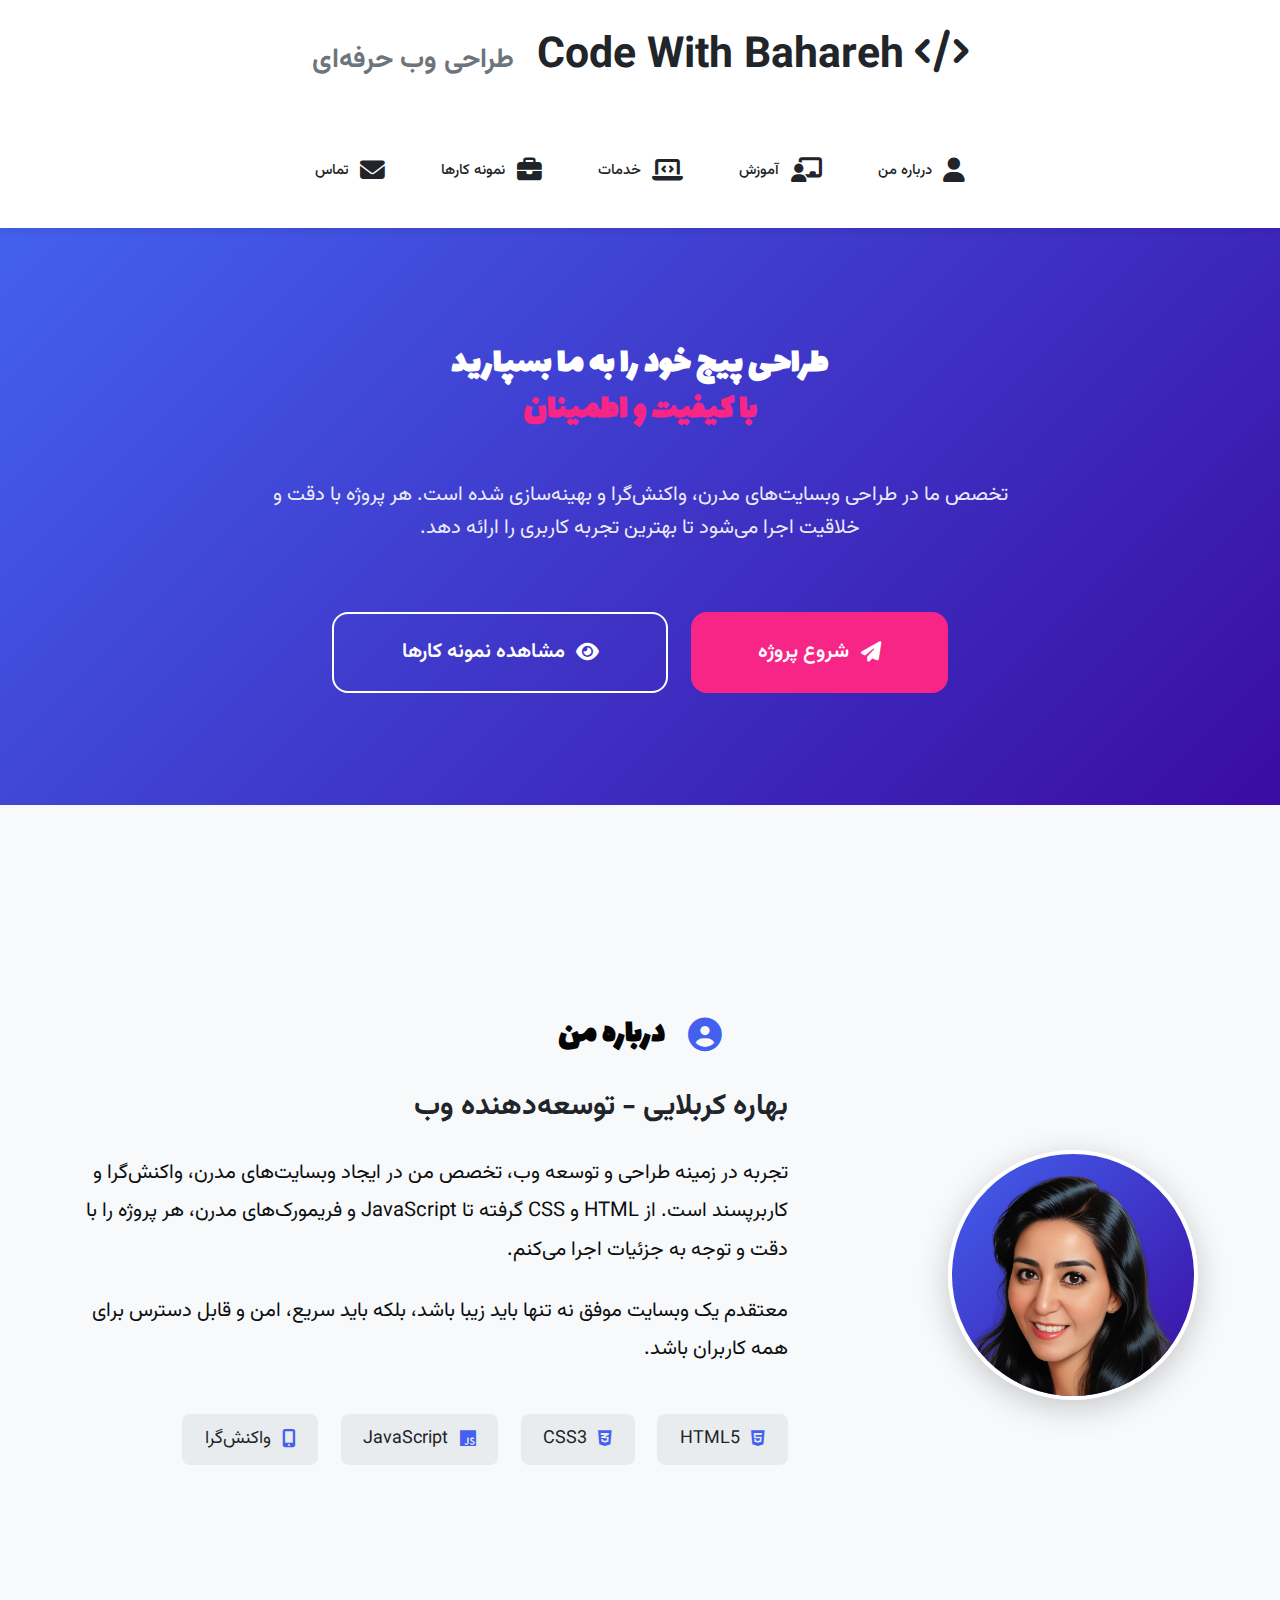
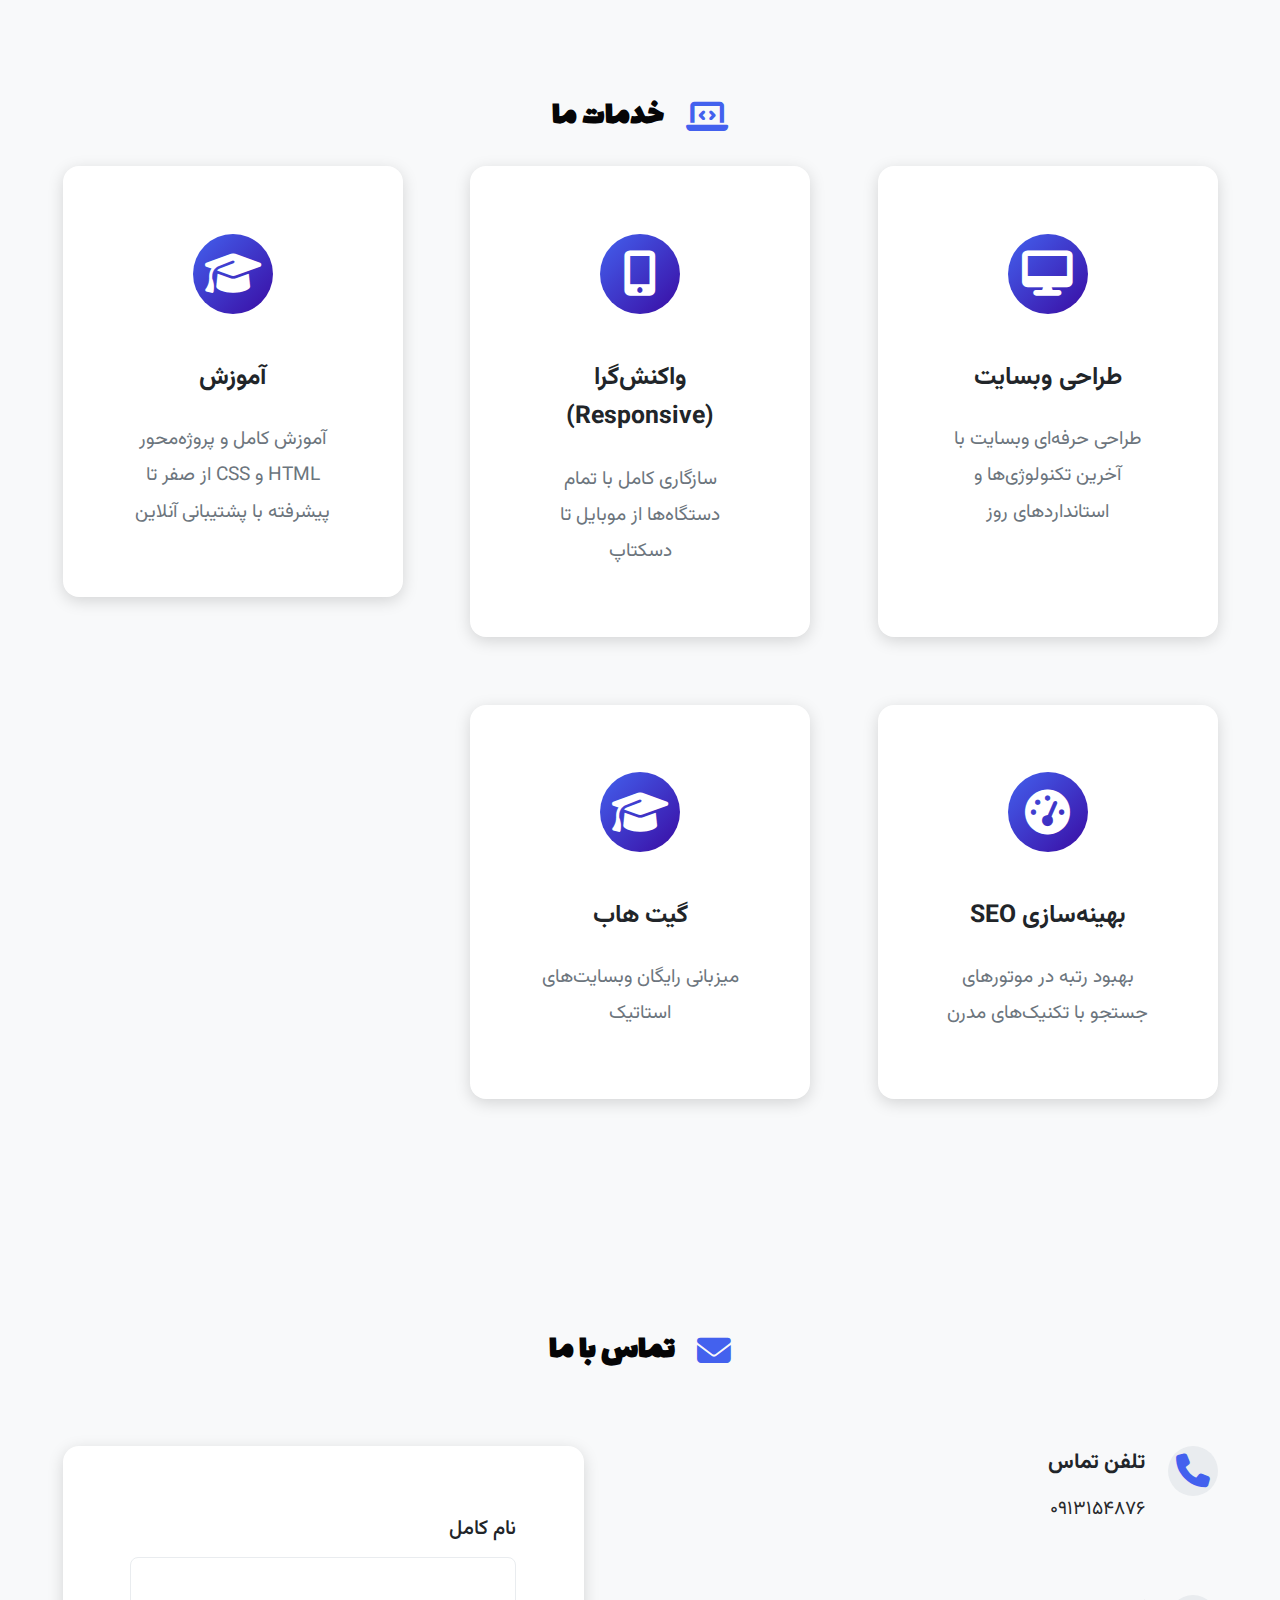
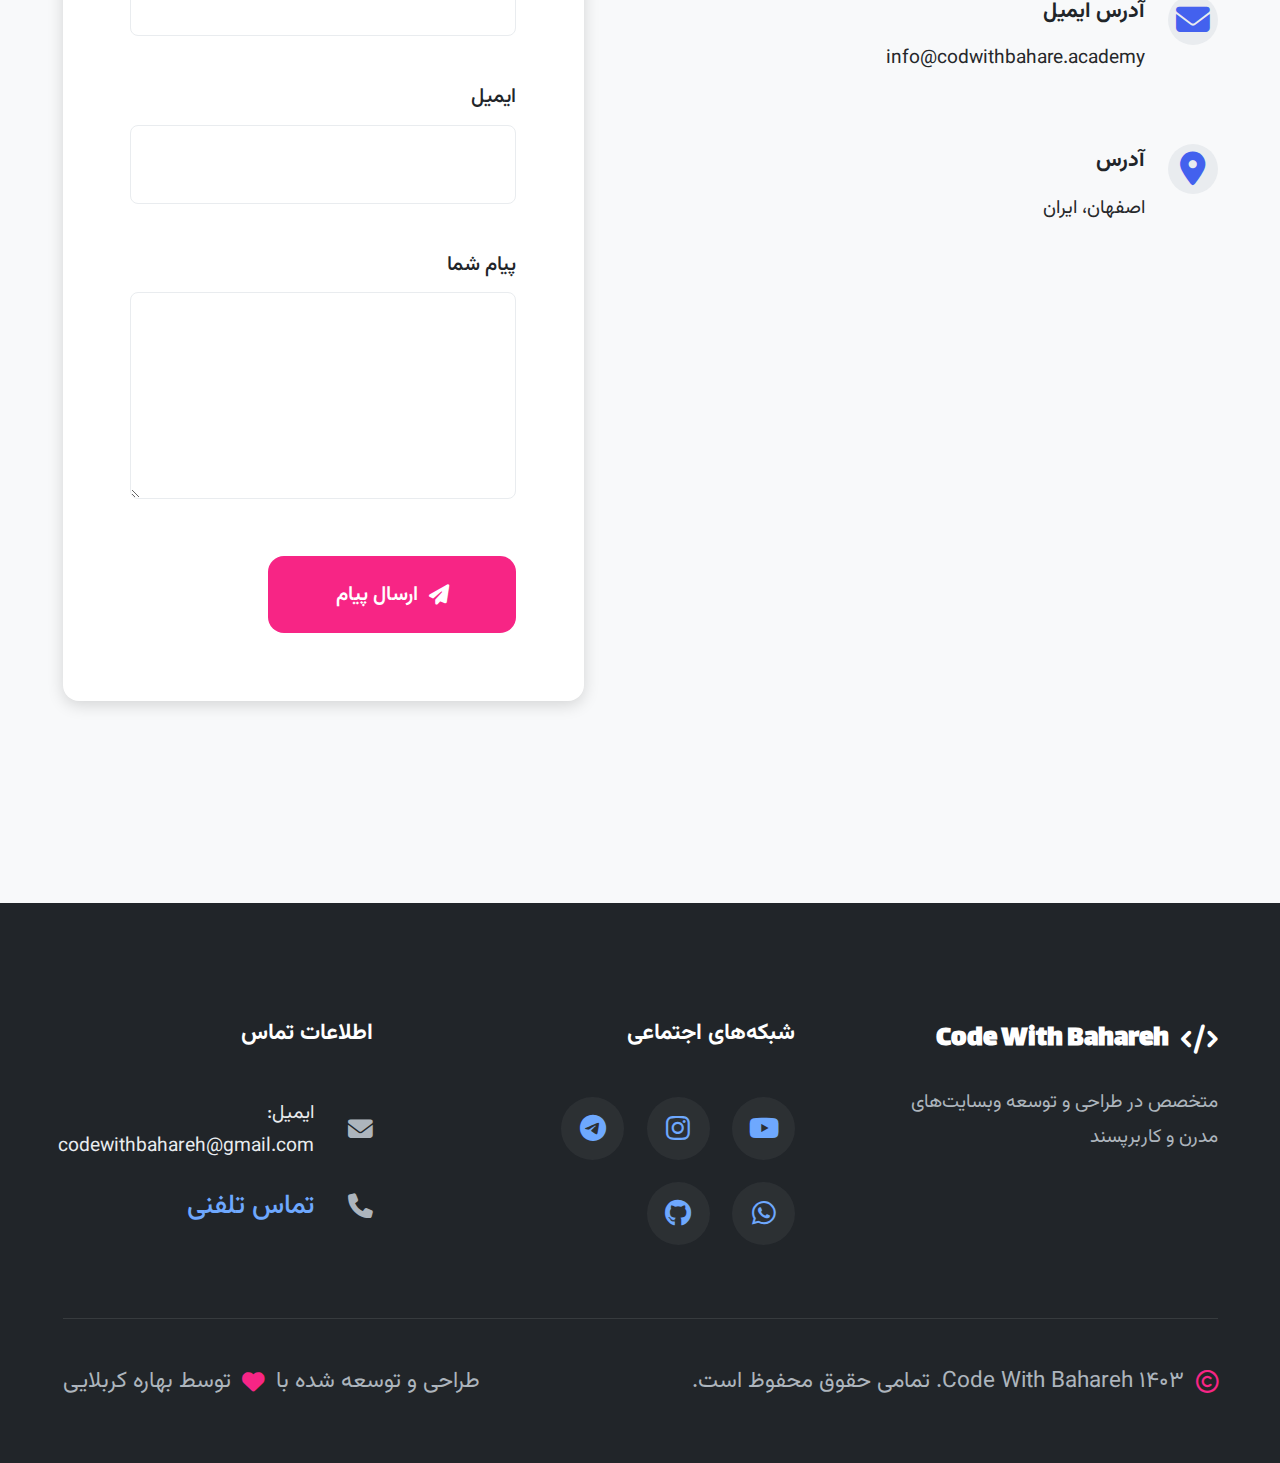
<file: index.html>
<!DOCTYPE html>
<html lang="fa" dir="rtl">
<head>
    <meta charset="UTF-8">
    <meta name="viewport" content="width=device-width, initial-scale=1.0, maximum-scale=5.0">
    <meta name="author" content="Bahareh Karbalei">
  <meta name="description" content="Get professional website design with free GitHub hosting included. Responsive web design, SEO optimization, HTML/CSS/JavaScript development, and free domain setup. Complete web solutions with no hosting costs. خدمات طراحی وب حرفه‌ای همراه با هاست رایگان گیت‌هاب. طراحی واکنش‌گرا، بهینه‌سازی سئو، توسعه با HTML/CSS/JavaScript و راه‌اندازی دامنه رایگان. راه‌حل‌های کامل وب بدون هزینه میزبانی">
    
    <!-- Comprehensive Keywords (English & Persian) -->
    <meta name="keywords" content="
        web design, 
        website development, 
        responsive design, 
        professional web design, 
        free website hosting, 
        GitHub hosting, 
        HTML CSS JavaScript, 
        SEO optimization, 
        frontend development, 
        custom website design,
        free domain,
        portfolio website,
        business website,
        ecommerce website,
        طراحی وب,
        طراحی سایت,
        طراحی واکنش‌گرا,
        توسعه وب,
        برنامه‌نویسی وب,
        هاست رایگان,
        میزبانی گیت‌هاب,
        HTML CSS جاوااسکریپت,
        بهینه‌سازی سئو,
        طراحی رابط کاربری,
        دامنه رایگان,
        وبسایت شخصی,
        وبسایت فروشگاهی,
        نمونه کار آنلاین
    ">
    
     <title>طراحی وب حرفه‌ای با هاست رایگان | Professional Web Design & Free Hosting - Code With Bahareh</title>
    
    
    <!-- Font Awesome for Icons -->
    <link rel="stylesheet" href="https://cdnjs.cloudflare.com/ajax/libs/font-awesome/6.4.0/css/all.min.css">
    
    <!-- Google Fonts -->
    <link rel="preconnect" href="https://fonts.googleapis.com">
    <link rel="preconnect" href="https://fonts.gstatic.com" crossorigin>
    <link href="https://fonts.googleapis.com/css2?family=Vazirmatn:wght@100..900&family=Lalezar&display=swap" rel="stylesheet">
    <link rel="stylesheet" href="style.css">
    <!-- Stylesheets -->
    

    <!-- add fav icon
    <link rel="icon" href="favicon.ico" type="image/x-icon"> -->

</head>
<body>
    <!-- Skip Link for Accessibility -->
    <a href="#main-content" class="skip-link">پرش به محتوا</a>
    
    <!-- Header -->
    <header class="header">
        <div class="container">
            <div class="header__content">
                <h1 class="header__h1">
                    <i class="fas fa-code"></i>
                    <span class="nowrap">Code With Bahareh</span>
                    <span class="header__subtitle nowrap">طراحی وب حرفه‌ای</span>
                </h1>
                <!-- what is this button???? -->
                <nav class="header__nav" aria-label="منوی اصلی">
                    <button class="menu-toggle" aria-label="بازکردن منو" aria-expanded="false">
                        <i class="fas fa-bars"></i>
                    </button>
                    
                    <ul class="header__ul">
                        <li><a href="#about"><i class="fas fa-user"></i> درباره من</a></li>
                         <li><a href="teaching.html"><i class="fas fa-chalkboard-teacher"></i> آموزش</a></li>
                        <li><a href="#services"><i class="fas fa-laptop-code"></i> خدمات</a></li>
                        <li><a href="sample-project.html"><i class="fas fa-briefcase"></i> نمونه کارها</a></li>
                        <li><a href="#contact"><i class="fas fa-envelope"></i> تماس</a></li>
                    </ul>
                </nav>
            </div>
        </div>
    </header>

    <!-- Hero Section -->
    <section class="hero" id="home">
        <div class="container">
            <div class="hero__content">
                <h2 class="hero__title">
                    طراحی پیج خود را به ما بسپارید
                    <span class="highlight">با کیفیت و اطمینان</span>
                </h2>
                <p class="hero__description">
                    تخصص ما در طراحی وبسایت‌های مدرن، واکنش‌گرا و بهینه‌سازی شده است. 
                    هر پروژه با دقت و خلاقیت اجرا می‌شود تا بهترین تجربه کاربری را ارائه دهد.
                </p>
                <div class="hero__buttons">
                    <a href="#contact" class="btn btn-primary">
                        <i class="fas fa-paper-plane"></i> شروع پروژه
                    </a>
                    <a href="sample-project.html" class="btn btn-secondary">
                        <i class="fas fa-eye"></i> مشاهده نمونه کارها
                    </a>
                </div>
            </div>
        </div>
    </section>

    <!-- Main Content -->
    <main id="main-content" class="main">
        <!-- About Section -->
        <section id="about" class="about section">
            <div class="container">
                <h2 class="section__title">
                    <i class="fas fa-user-circle"></i> درباره من
                </h2>
                <div class="about__content">
                    <!-- add my profile picture -->
                    <div class="about__image">
                        <div class="image-placeholder">
                            <img src="image/transparent-profile-430-580.png" alt="طراح وب بهاره کربلایی" title="طراح وب بهاره کربلایی" width="430" height="580" loading="lazy">
                        </div>
                    </div>
                    <div class="about__text">
                        <h3>بهاره کربلایی - توسعه‌دهنده وب</h3>
                        <p>
                             تجربه در زمینه طراحی و توسعه وب، 
                            تخصص من در ایجاد وبسایت‌های مدرن، واکنش‌گرا و کاربرپسند است.
                            از HTML و CSS گرفته تا JavaScript و فریمورک‌های مدرن، 
                            هر پروژه را با دقت و توجه به جزئیات اجرا می‌کنم.
                        </p>
                        <p>
                            معتقدم یک وبسایت موفق نه تنها باید زیبا باشد، 
                            بلکه باید سریع، امن و قابل دسترس برای همه کاربران باشد.
                        </p>
                        <div class="skills">
                            <span class="skill-tag"><i class="fab fa-html5"></i> HTML5</span>
                            <span class="skill-tag"><i class="fab fa-css3-alt"></i> CSS3</span>
                            <span class="skill-tag"><i class="fab fa-js"></i> JavaScript</span>
                            <!-- <span class="skill-tag"><i class="fab fa-react"></i> React</span> -->
                            <span class="skill-tag"><i class="fas fa-mobile-alt"></i> واکنش‌گرا</span>
                        </div>
                    </div>
                </div>
            </div>
        </section>

        <!-- Services Section -->
        <section id="services" class="services section">
            <div class="container">
                <h2 class="section__title">
                    <i class="fas fa-laptop-code"></i> خدمات ما
                </h2>
                <div class="services__grid">
                    <div class="service-card">
                        <div class="service-icon">
                            <i class="fas fa-desktop"></i>
                        </div>
                        <h3>طراحی وبسایت</h3>
                        <p>طراحی حرفه‌ای وبسایت با آخرین تکنولوژی‌ها و استانداردهای روز</p>
                    </div>
                    
                    <div class="service-card">
                        <div class="service-icon">
                            <i class="fas fa-mobile-alt"></i>
                        </div>
                        <h3>واکنش‌گرا (Responsive)</h3>
                        <p>سازگاری کامل با تمام دستگاه‌ها از موبایل تا دسکتاپ</p>
                    </div>
                    
                    <a href="teaching.html" class="service-card-link">
                        <div class="service-card">
                            <div class="service-icon">
                                <i class="fas fa-graduation-cap"></i> <!-- Changed from shopping cart -->
                            </div>
                                <h3>آموزش</h3>
                                <p>آموزش کامل و پروژه‌محور HTML و CSS از صفر تا پیشرفته با پشتیبانی آنلاین</p> <!-- Improved description -->
                        </div>
                    </a>        
                    
                    <div class="service-card">
                        <div class="service-icon">
                            <i class="fas fa-tachometer-alt"></i>
                        </div>
                        <h3>بهینه‌سازی SEO</h3>
                        <p>بهبود رتبه در موتورهای جستجو با تکنیک‌های مدرن</p>
                    </div>
                       <a href="github.html" class="service-card-link">
                        <div class="service-card">
                            <div class="service-icon">
                                <i class="fas fa-graduation-cap"></i> <!-- Changed from shopping cart -->
                            </div>
                                <h3>گیت هاب</h3>
                                <p>میزبانی رایگان وبسایت‌های استاتیک</p> <!-- Improved description -->
                        </div>
                    </a>  
                </div>
            </div>
        </section>

        <!-- Contact Section -->
        <section id="contact" class="contact section">
            <div class="container">
                <h2 class="section__title">
                    <i class="fas fa-envelope"></i> تماس با ما
                </h2>
                <div class="contact__content">
                    <div class="contact__info">
                        <div class="contact-item">
                            <i class="fas fa-phone"></i>
                            <div>
                                <h3>تلفن تماس</h3>
                                <p class="contact-detail">۰۹۱۳۱۵۴۸۷۶</p>
                            </div>
                        </div>
                        
                        <div class="contact-item">
                            <i class="fas fa-envelope"></i>
                            <div>
                                <h3>آدرس ایمیل</h3>
                                <p class="contact-detail">info@codwithbahare.academy</p>
                            </div>
                        </div>
                        
                        <div class="contact-item">
                            <i class="fas fa-map-marker-alt"></i>
                            <div>
                                <h3>آدرس</h3>
                                <p class="contact-detail">اصفهان، ایران</p>
                            </div>
                        </div>
                        
                        <!-- <div class="contact-item">
                            <i class="fas fa-clock"></i>
                            <div>
                                <h3>ساعات کاری</h3>
                                <p class="contact-detail">شنبه تا چهارشنبه: ۹ صبح تا ۶ عصر</p>
                            </div>
                        </div> -->
                    </div>
                    
                    <form class="contact-form" id="contactForm">
                        <div class="form-group">
                            <label for="name">نام کامل</label>
                            <input type="text" id="name" required>
                        </div>
                        
                        <div class="form-group">
                            <label for="email">ایمیل</label>
                            <input type="email" id="email" required>
                        </div>
                        
                        <div class="form-group">
                            <label for="message">پیام شما</label>
                            <textarea id="message" rows="5" required></textarea>
                        </div>
                        
                        <button type="submit" class="btn btn-primary">
                            <i class="fas fa-paper-plane"></i> ارسال پیام
                        </button>
                    </form>
                </div>
            </div>
        </section>
    </main>

    <!-- Back to Top Button -->
    <button id="backToTop" class="back-to-top" aria-label="بازگشت به بالا">
        <i class="fas fa-chevron-up"></i>
    </button>

    <!-- Footer -->
    <footer class="footer">
        <div class="container">
            <div class="footer__content">
                <div class="footer__brand">
                    <h3>
                        <i class="fas fa-code"></i>
                        Code With Bahareh
                    </h3>
                    <p>متخصص در طراحی و توسعه وبسایت‌های مدرن و کاربرپسند</p>
                </div>
                
                <div class="footer__social">
                    <h4>شبکه‌های اجتماعی</h4>
                    <div class="social-icons">
                        <a href="https://www.youtube.com/@CodeWithBahareh" 
                           target="_blank" 
                           rel="noopener noreferrer"
                           aria-label="کانال یوتیوب">
                            <i class="fab fa-youtube"></i>
                        </a>
                        <a href="#" aria-label="اینستاگرام">
                            <i class="fab fa-instagram"></i>
                        </a>
                        <a href="#" aria-label="تلگرام">
                            <i class="fab fa-telegram"></i>
                        </a>
                        <a href="#" aria-label="واتساپ">
                            <i class="fab fa-whatsapp"></i>
                        </a>
                        <a href="#" aria-label="گیتهاب">
                            <i class="fab fa-github"></i>
                        </a>
                    </div>
                </div>
                
                <div class="footer__contact">
                    <h4>اطلاعات تماس</h4>
                    <p><i class="fas fa-envelope"></i> ایمیل: codewithbahareh@gmail.com</p>
                    <p><i class="fas fa-phone"></i>
                        <a href="tel:+989131014876">
                        تماس تلفنی 
                        </a>
                    </p>
                </div>
            </div>
            
            <div class="footer__bottom">
                <p class="copyright">
                    <i class="far fa-copyright"></i> 
                    ۱۴۰۳ Code With Bahareh. تمامی حقوق محفوظ است.
                </p>
                <p class="designer">
                    طراحی و توسعه شده با <i class="fas fa-heart"></i> توسط بهاره کربلایی
                </p>
            </div>
        </div>
    </footer>

    <!-- JavaScript -->
    <script src="script.js"></script>
</body>
</html>
</file>
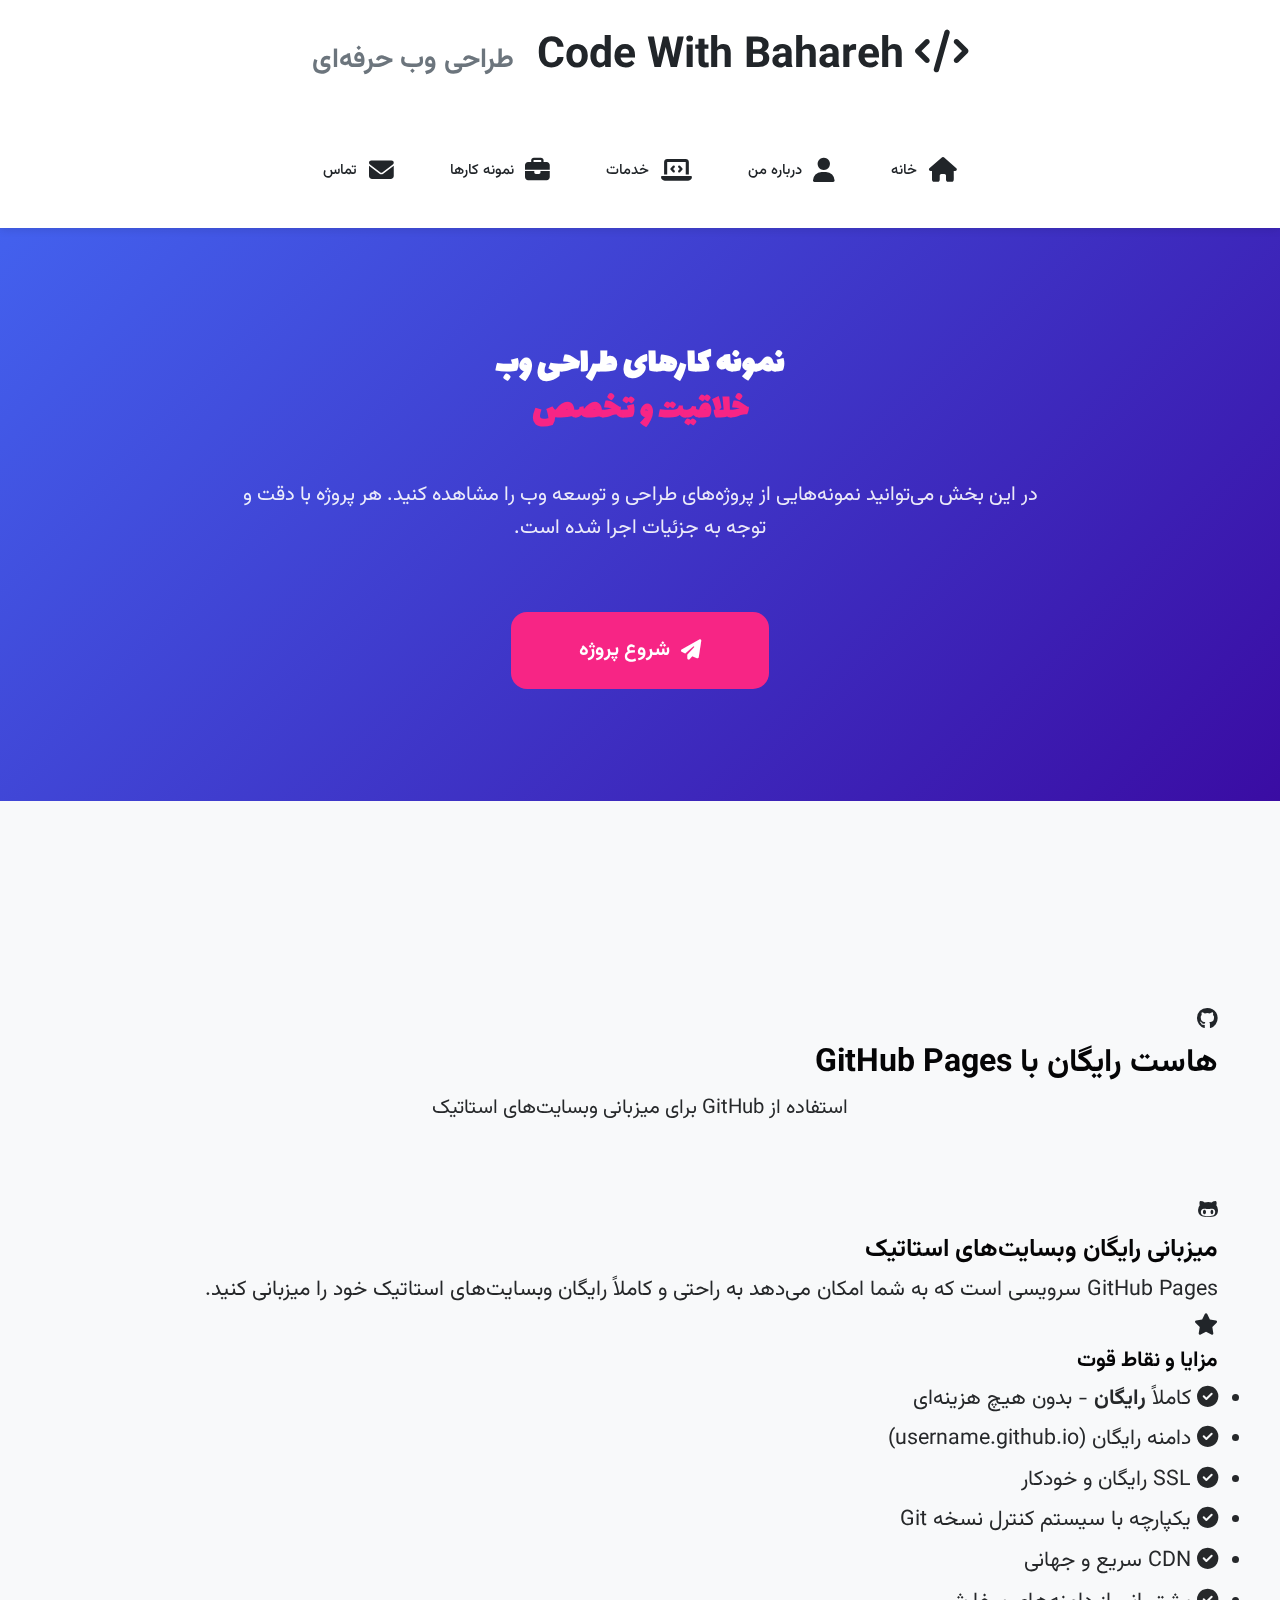
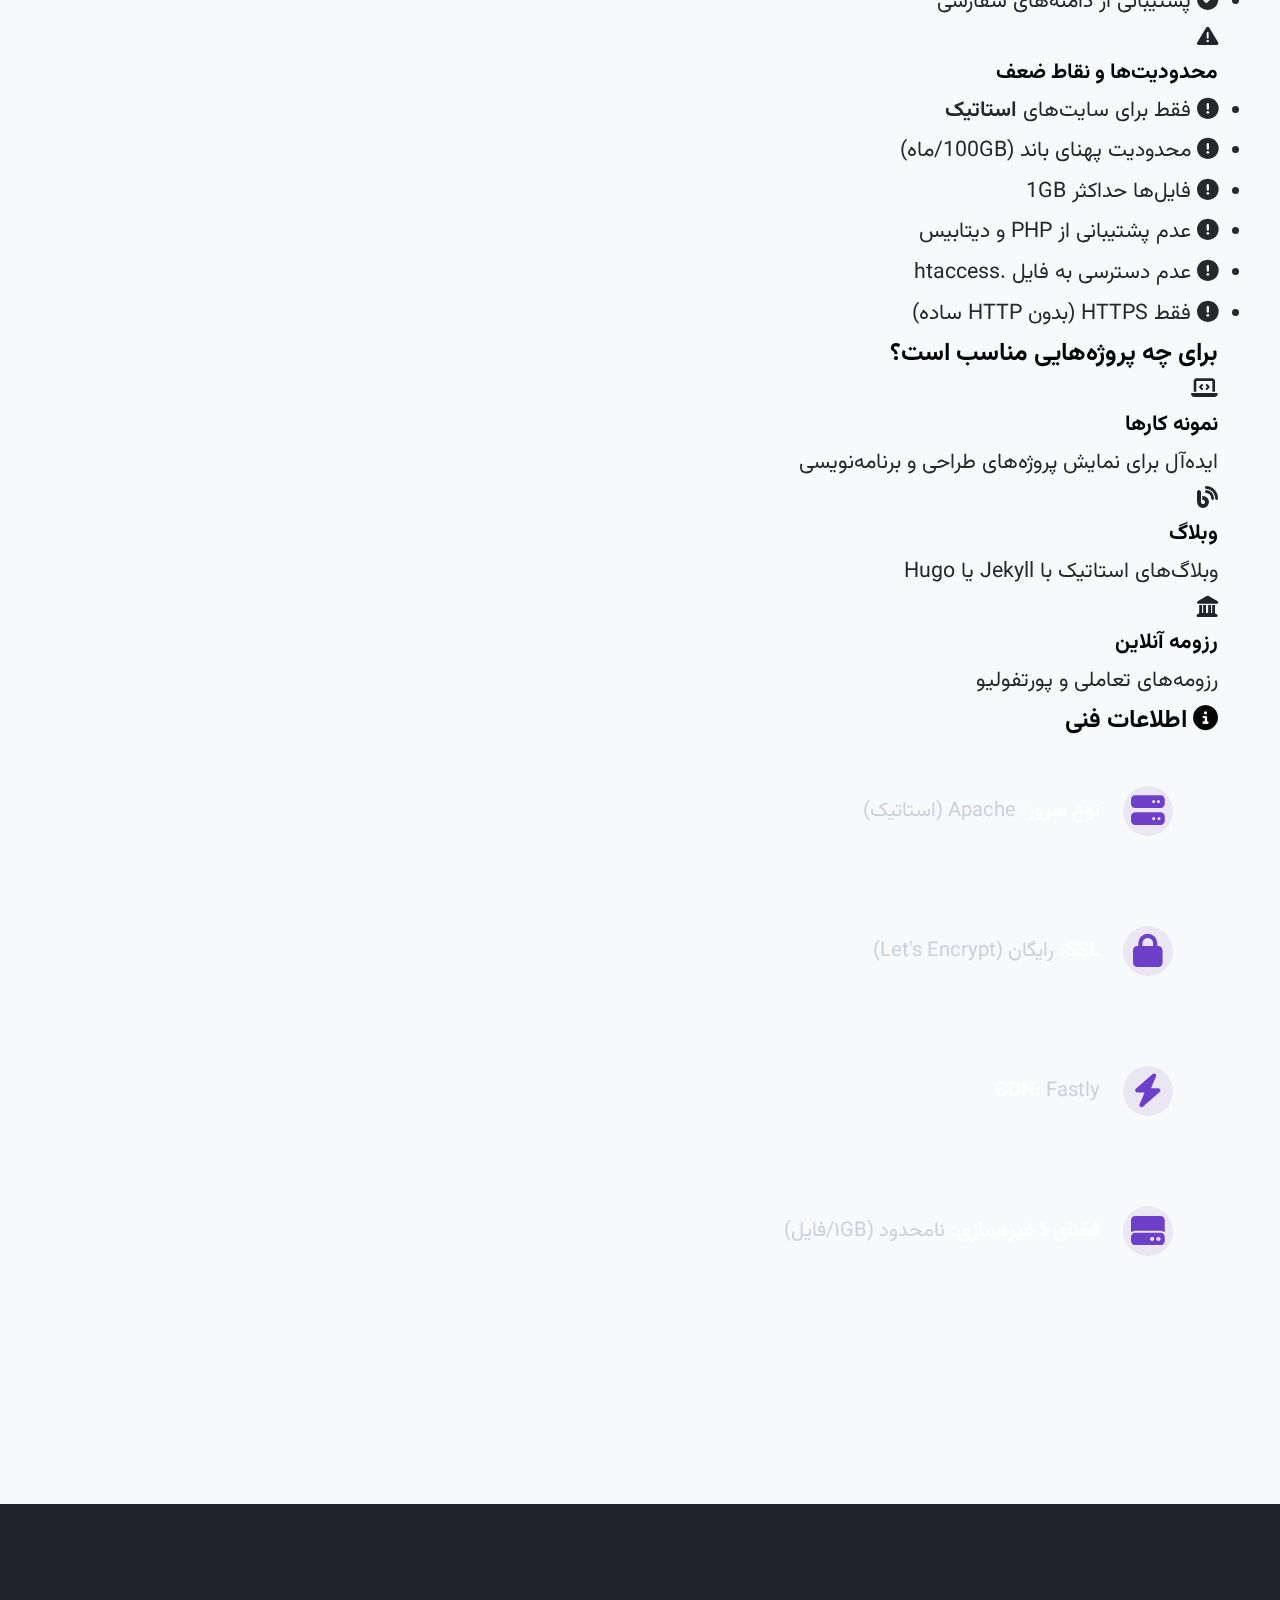
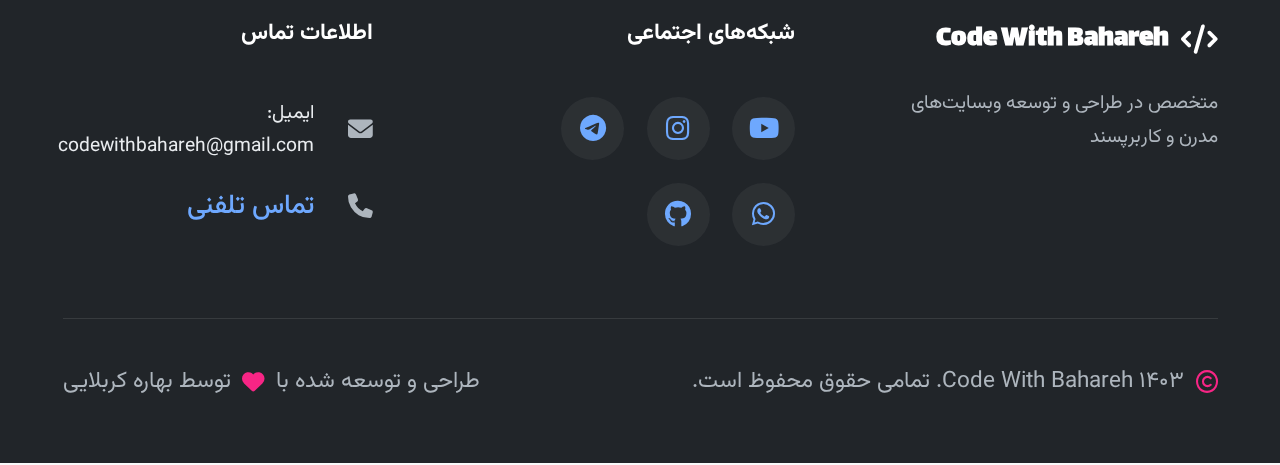
<file: github.html>
<!DOCTYPE html>
<html lang="fa" dir="rtl">
<head>
    <meta charset="UTF-8">
    <meta name="viewport" content="width=device-width, initial-scale=1.0, maximum-scale=5.0">
    <meta name="author" content="Bahareh Karbalei">
    <meta name="description" content="Free website hosting with GitHub Pages | Get free domain, SSL certificate, and static website hosting with GitHub. Perfect for portfolios, personal websites, blogs, and static web projects. No cost, easy setup, and reliable performance. هاست رایگان با گیت‌هاب | دریافت دامنه رایگان، گواهی SSL و میزبانی وبسایت استاتیک به صورت کاملاً رایگان با GitHub Pages. مناسب برای نمونه کارها، وبسایت شخصی، وبلاگ‌های استاتیک و پروژه‌های تحت وب. نصب آسان، عملکرد مطمئن و بدون هیچ هزینه‌ای">
    <meta name="keywords" content="free hosting, GitHub Pages, free domain, static website hosting, portfolio hosting, personal website hosting, SSL certificate, CDN hosting, web hosting, میزبانی رایگان, گیت‌هاب رایگان, دامنه رایگان, هاست استاتیک, نمونه کار رایگان, وبسایت شخصی رایگان, SSL رایگان, میزبانی CDN">
    
    <title>هاست رایگان گیت‌هاب | GitHub Pages Free Hosting - Code With Bahareh</title>
    
    <!-- Font Awesome for Icons -->
    <link rel="stylesheet" href="https://cdnjs.cloudflare.com/ajax/libs/font-awesome/6.4.0/css/all.min.css">
    
    <!-- Google Fonts -->
    <link rel="preconnect" href="https://fonts.googleapis.com">
    <link rel="preconnect" href="https://fonts.gstatic.com" crossorigin>
    <link href="https://fonts.googleapis.com/css2?family=Vazirmatn:wght@100..900&family=Lalezar&display=swap" rel="stylesheet">
    <link rel="stylesheet" href="style.css">
    <!-- Stylesheets -->
    

    <!-- add fav icon
    <link rel="icon" href="favicon.ico" type="image/x-icon"> -->

</head>
<body>
    <!-- Skip Link for Accessibility -->
    <a href="#main-content" class="skip-link">پرش به محتوا</a>
    
    <!-- Header -->
    <header class="header">
        <div class="container">
            <div class="header__content">
                <h1 class="header__h1">
                    <i class="fas fa-code"></i>
                    <span class="nowrap">Code With Bahareh</span>
                    <span class="header__subtitle nowrap">طراحی وب حرفه‌ای</span>
                </h1>
                <!-- what is this button???? -->
                <nav class="header__nav" aria-label="منوی اصلی">
                    <button class="menu-toggle" aria-label="بازکردن منو" aria-expanded="false">
                        <i class="fas fa-bars"></i>
                    </button>
                    
                    <ul class="header__ul">
                        <li><a href="./"><i class="fas fa-home"></i> خانه</a></li>
                        <li><a href="./#about"><i class="fas fa-user"></i> درباره من</a></li>
                        <li><a href="./#services"><i class="fas fa-laptop-code"></i> خدمات</a></li>
                        <li><a href="sample-project.html"><i class="fas fa-briefcase"></i> نمونه کارها</a></li>
                        <li><a href="./#contact"><i class="fas fa-envelope"></i> تماس</a></li>
                    </ul>
                </nav>
            </div>
        </div>
    </header>

    <!-- Hero Section -->
    <section class="hero" id="home">
        <div class="container">
            <div class="hero__content">
                <h2 class="hero__title">
                    نمونه کارهای طراحی وب
                    <span class="highlight">خلاقیت و تخصص</span>
                </h2>
                <p class="hero__description">
                    در این بخش می‌توانید نمونه‌هایی از پروژه‌های طراحی و توسعه وب را مشاهده کنید.
                    هر پروژه با دقت و توجه به جزئیات اجرا شده است.
                </p>
                <div class="hero__buttons">
                    <a href="./#contact" class="btn btn-primary">
                        <i class="fas fa-paper-plane"></i> شروع پروژه
                    </a>
                </div>
            </div>
        </div>
    </section>

    <!-- Main Content -->
  <!-- Main Content -->
<main id="main-content" class="main">
    <!-- GitHub Hosting Section -->
    <section class="github-section section">
        <div class="container">
            <div class="section-title">
                <i class="fab fa-github"></i>
                <h2>هاست رایگان با GitHub Pages</h2>
            </div>
            <p class="section-subtitle">استفاده از GitHub برای میزبانی وبسایت‌های استاتیک </p>
            
            <div class="github-content">
                <!-- Left Column: Introduction -->
                <div class="github-intro">
                    <div class="github-hero">
                        <div class="github-icon-large">
                            <i class="fab fa-github-alt"></i>
                        </div>
                        <h3>میزبانی رایگان وبسایت‌های استاتیک</h3>
                        <p>GitHub Pages سرویسی است که به شما امکان می‌دهد به راحتی و کاملاً رایگان وبسایت‌های استاتیک خود را میزبانی کنید.</p>
                    </div>
                    
                    <!-- <div class="github-cta">
                        <a href="https://pages.github.com" 
                           target="_blank" 
                           rel="noopener noreferrer" 
                           class="btn btn-primary">
                            <i class="fab fa-github"></i>
                            مشاهده مستندات رسمی
                        </a>
                        <a href="#github-guide" 
                           class="btn btn-secondary">
                            <i class="fas fa-book"></i>
                            راهنمای شروع سریع
                        </a>
                    </div> -->
                </div>
                
                <!-- Right Column: Features Grid -->
                <div class="github-features">
                    <div class="feature-card feature-pro">
                        <div class="feature-header">
                            <i class="fas fa-star"></i>
                            <h4>مزایا و نقاط قوت</h4>
                        </div>
                        <ul class="feature-list">
                            <li><i class="fas fa-check-circle"></i> کاملاً <strong>رایگان</strong> - بدون هیچ هزینه‌ای</li>
                            <li><i class="fas fa-check-circle"></i> دامنه رایگان (username.github.io)</li>
                            <li><i class="fas fa-check-circle"></i> SSL رایگان و خودکار</li>
                            <li><i class="fas fa-check-circle"></i> یکپارچه با سیستم کنترل نسخه Git</li>
                            <li><i class="fas fa-check-circle"></i> CDN سریع و جهانی</li>
                            <li><i class="fas fa-check-circle"></i> پشتیبانی از دامنه‌های سفارشی</li>
                        </ul>
                    </div>
                    
                    <div class="feature-card feature-con">
                        <div class="feature-header">
                            <i class="fas fa-exclamation-triangle"></i>
                            <h4>محدودیت‌ها و نقاط ضعف</h4>
                        </div>
                        <ul class="feature-list">
                            <li><i class="fas fa-exclamation-circle"></i> فقط برای سایت‌های <strong>استاتیک</strong></li>
                            <li><i class="fas fa-exclamation-circle"></i> محدودیت پهنای باند (100GB/ماه)</li>
                            <li><i class="fas fa-exclamation-circle"></i> فایل‌ها حداکثر 1GB</li>
                            <li><i class="fas fa-exclamation-circle"></i> عدم پشتیبانی از PHP و دیتابیس</li>
                            <li><i class="fas fa-exclamation-circle"></i> عدم دسترسی به فایل .htaccess</li>
                            <li><i class="fas fa-exclamation-circle"></i> فقط HTTPS (بدون HTTP ساده)</li>
                        </ul>
                    </div>
                </div>
                
                <!-- Use Cases Section -->
                <div class="github-use-cases">
                    <h3 class="use-cases-title">برای چه پروژه‌هایی مناسب است؟</h3>
                    <div class="use-cases-grid">
                        <div class="use-case">
                            <div class="use-case-icon">
                                <i class="fas fa-laptop-code"></i>
                            </div>
                            <h4>نمونه کارها</h4>
                            <p>ایده‌آل برای نمایش پروژه‌های طراحی و برنامه‌نویسی</p>
                        </div>
                        
                        <!-- <div class="use-case">
                            <div class="use-case-icon">
                                <i class="fas fa-book-open"></i>
                            </div>
                            <h4>مستندات</h4>
                            <p>مستندات پروژه، راهنماها و ویکی‌ها</p>
                        </div> -->
                        
                        <div class="use-case">
                            <div class="use-case-icon">
                                <i class="fas fa-blog"></i>
                            </div>
                            <h4>وبلاگ</h4>
                            <p>وبلاگ‌های استاتیک با Jekyll یا Hugo</p>
                        </div>
                        
                        <div class="use-case">
                            <div class="use-case-icon">
                                <i class="fas fa-landmark"></i>
                            </div>
                            <h4>رزومه آنلاین</h4>
                            <p>رزومه‌های تعاملی و پورتفولیو</p>
                        </div>
                    </div>
                </div>
                
                <!-- Quick Guide -->
                <!-- <div class="github-quick-guide" id="github-guide">
                    <h3 class="guide-title">چگونه شروع کنیم؟</h3>
                    <div class="guide-steps">
                        <div class="guide-step">
                            <div class="step-number">۱</div>
                            <h4>یک ریپازیتوری جدید بسازید</h4>
                            <p>در GitHub یک ریپازیتوری جدید با نام username.github.io ایجاد کنید</p>
                        </div>
                        
                        <div class="guide-step">
                            <div class="step-number">۲</div>
                            <h4>فایل‌های خود را آپلود کنید</h4>
                            <p>فایل‌های HTML، CSS و JavaScript پروژه خود را push کنید</p>
                        </div>
                        
                        <div class="guide-step">
                            <div class="step-number">۳</div>
                            <h4>تنظیمات را فعال کنید</h4>
                            <p>در Settings > Pages، branch اصلی را انتخاب و save کنید</p>
                        </div>
                        
                        <div class="guide-step">
                            <div class="step-number">۴</div>
                            <h4>منتظر بمانید</h4>
                            <p>سایت شما در چند دقیقه در آدرس username.github.io قابل مشاهده است</p>
                        </div>
                    </div>
                </div> -->
                
                <!-- Technical Info -->
                <div class="github-tech-info">
                    <h3><i class="fas fa-info-circle"></i> اطلاعات فنی</h3>
                    <div class="tech-grid">
                        <div class="tech-item">
                            <i class="fas fa-server"></i>
                            <div>
                                <strong>نوع سرور:</strong> Apache (استاتیک)
                            </div>
                        </div>
                        <div class="tech-item">
                            <i class="fas fa-lock"></i>
                            <div>
                                <strong>SSL:</strong> رایگان (Let's Encrypt)
                            </div>
                        </div>
                        <div class="tech-item">
                            <i class="fas fa-bolt"></i>
                            <div>
                                <strong>CDN:</strong> Fastly
                            </div>
                        </div>
                        <div class="tech-item">
                            <i class="fas fa-hdd"></i>
                            <div>
                                <strong>فضای ذخیره‌سازی:</strong> نامحدود (۱GB/فایل)
                            </div>
                        </div>
                    </div>
                </div>
            </div>
        </div>
    </section>
</main>
  <!-- Back to Top Button -->
    <button id="backToTop" class="back-to-top" aria-label="بازگشت به بالا">
        <i class="fas fa-chevron-up"></i>
    </button>
    <!-- Footer -->
    <footer class="footer">
        <div class="container">
            <div class="footer__content">
                <div class="footer__brand">
                    <h3>
                        <i class="fas fa-code"></i>
                        Code With Bahareh
                    </h3>
                    <p>متخصص در طراحی و توسعه وبسایت‌های مدرن و کاربرپسند</p>
                </div>
                
                <div class="footer__social">
                    <h4>شبکه‌های اجتماعی</h4>
                    <div class="social-icons">
                        <a href="https://www.youtube.com/@CodeWithBahareh" 
                           target="_blank" 
                           rel="noopener noreferrer"
                           aria-label="کانال یوتیوب">
                            <i class="fab fa-youtube"></i>
                        </a>
                        <a href="#" aria-label="اینستاگرام">
                            <i class="fab fa-instagram"></i>
                        </a>
                        <a href="#" aria-label="تلگرام">
                            <i class="fab fa-telegram"></i>
                        </a>
                        <a href="#" aria-label="واتساپ">
                            <i class="fab fa-whatsapp"></i>
                        </a>
                        <a href="#" aria-label="گیتهاب">
                            <i class="fab fa-github"></i>
                        </a>
                    </div>
                </div>
                
                <div class="footer__contact">
                    <h4>اطلاعات تماس</h4>
                    <p><i class="fas fa-envelope"></i> ایمیل: codewithbahareh@gmail.com</p>
                    <p><i class="fas fa-phone"></i>
                        <a href="tel:+989131014876">
                        تماس تلفنی 
                        </a>
                    </p>
                </div>
            </div>
            
            <div class="footer__bottom">
                <p class="copyright">
                    <i class="far fa-copyright"></i> 
                    ۱۴۰۳ Code With Bahareh. تمامی حقوق محفوظ است.
                </p>
                <p class="designer">
                    طراحی و توسعه شده با <i class="fas fa-heart"></i> توسط بهاره کربلایی
                </p>
            </div>
        </div>
    </footer>

    <!-- JavaScript -->
    <script src="script.js"></script>
</body>
</html>
</file>
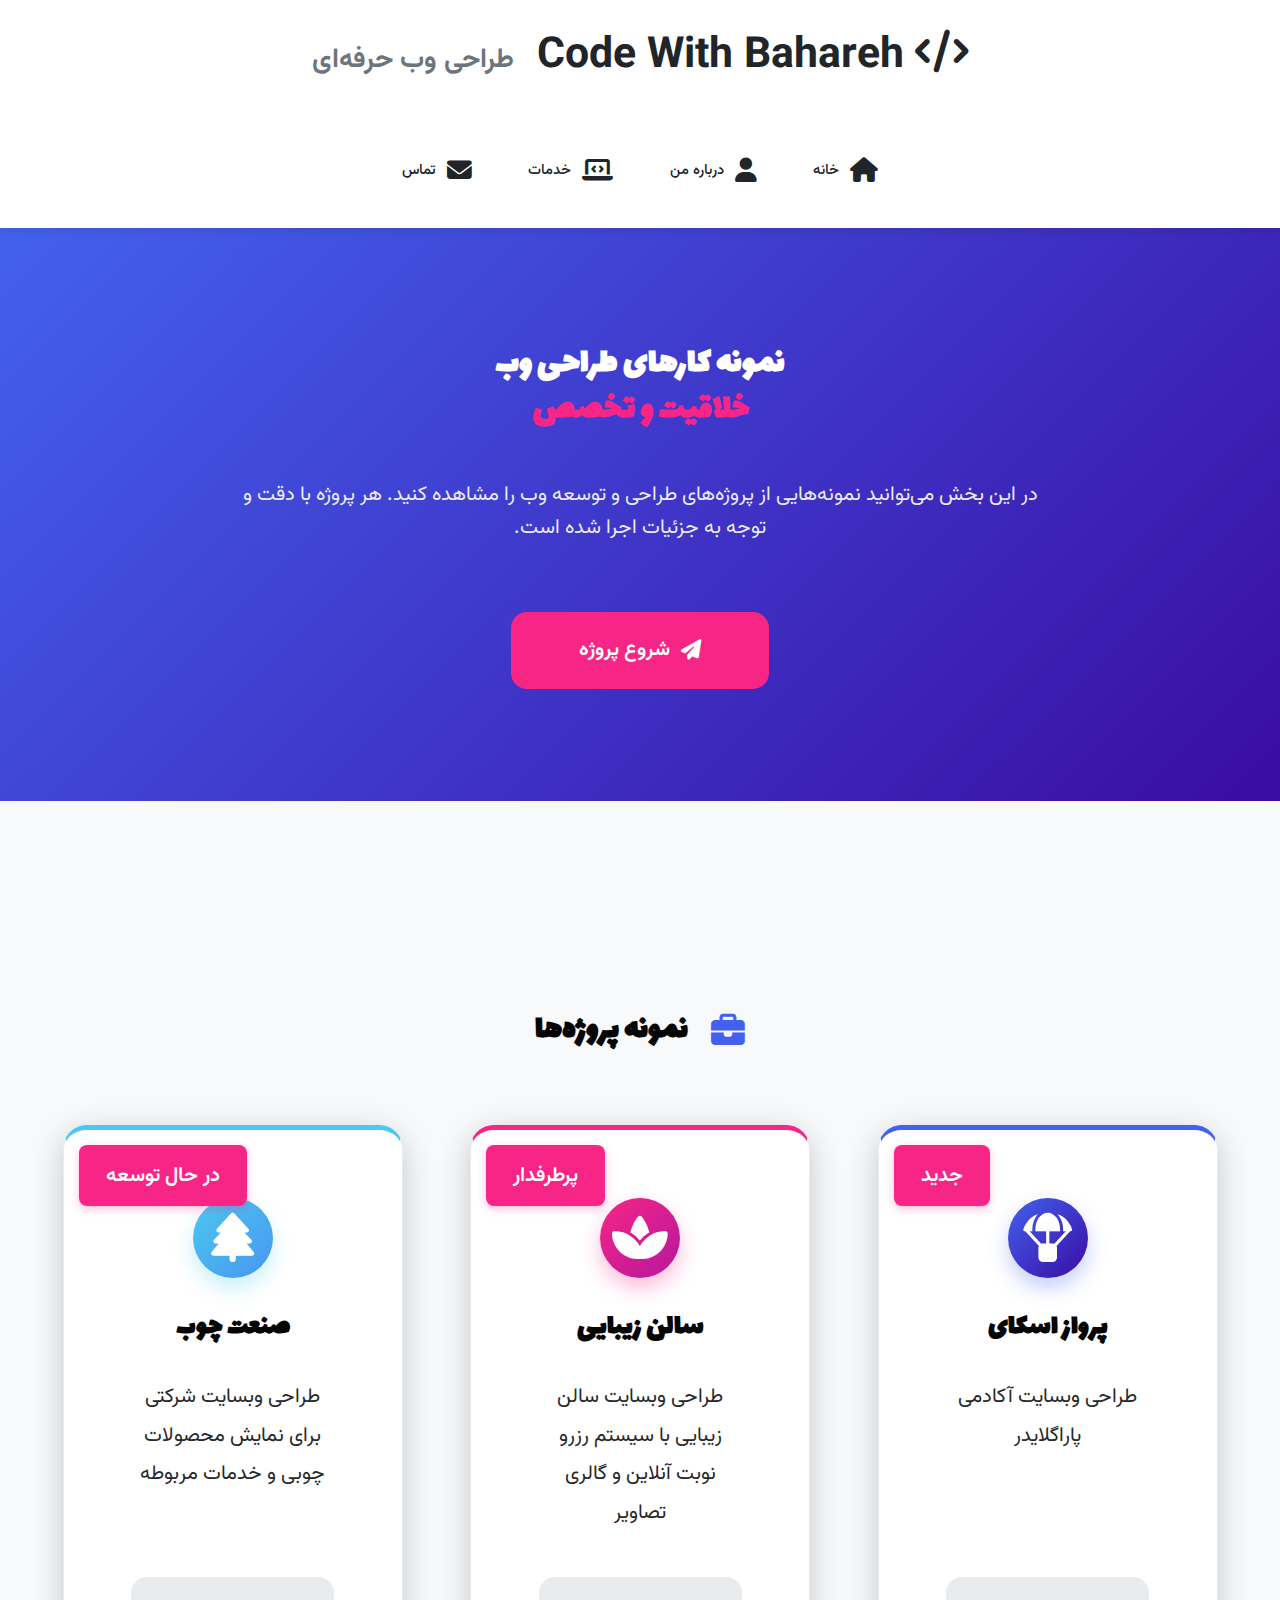
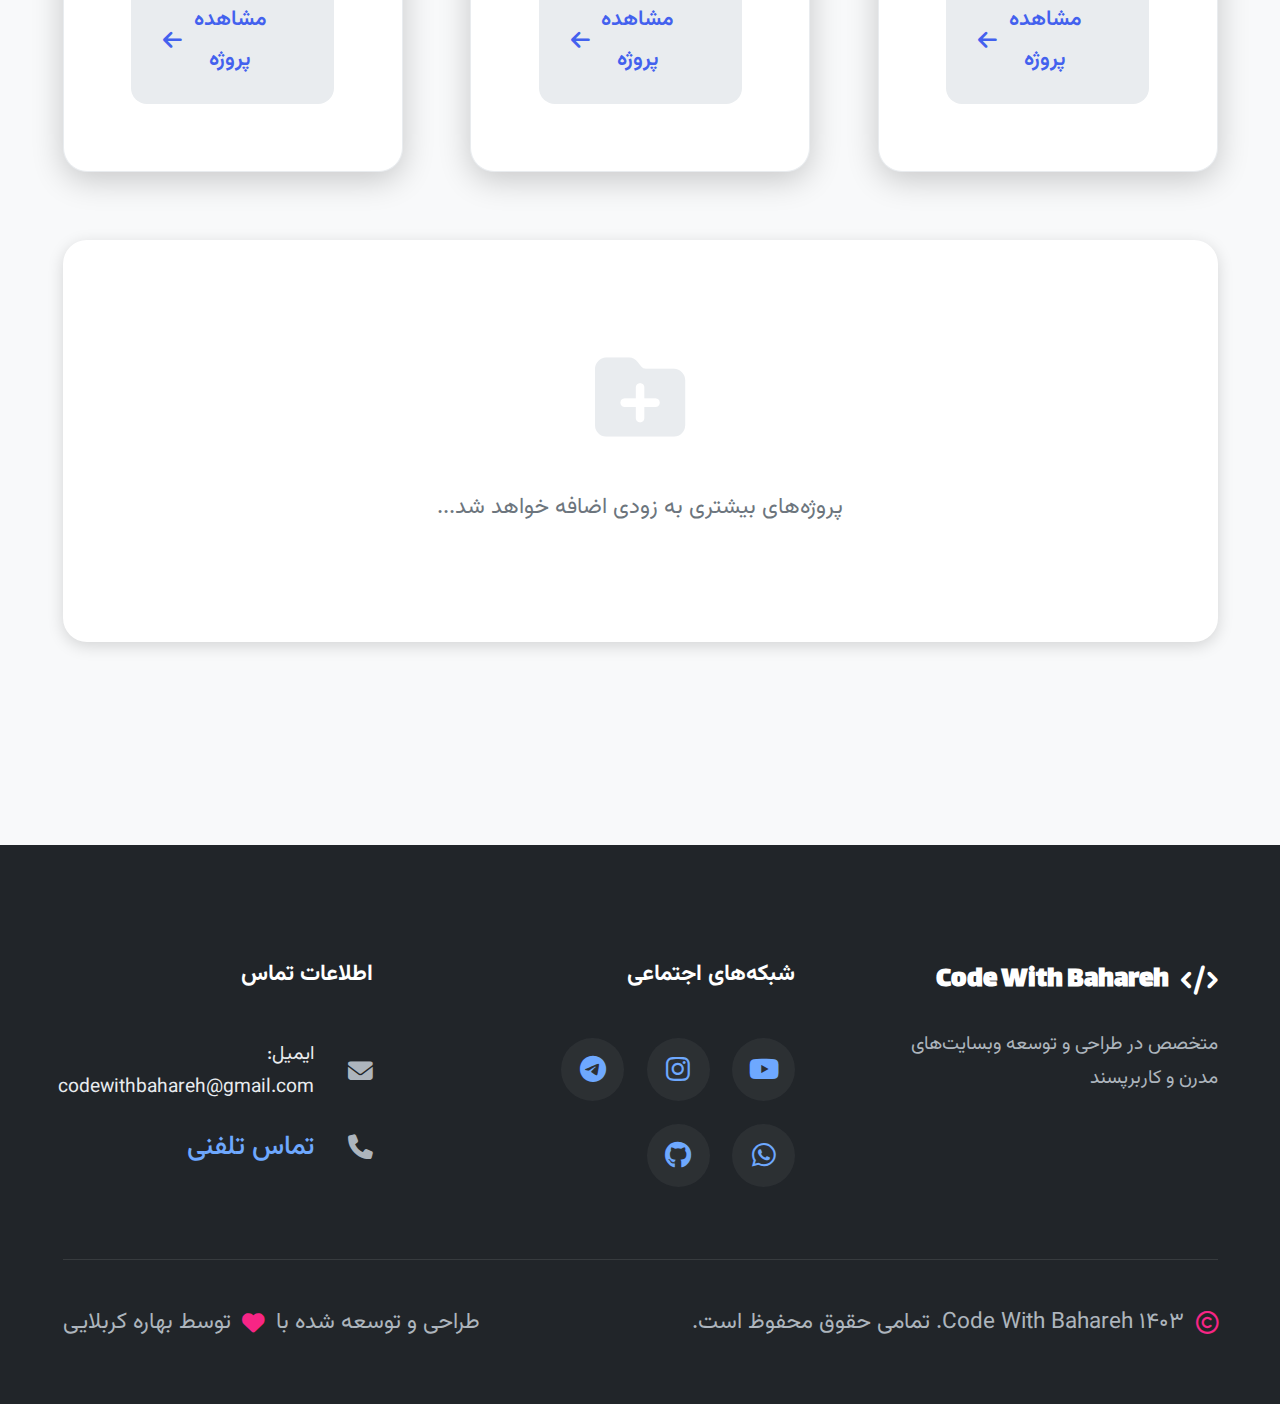
<file: sample-project.html>
<!DOCTYPE html>
<html lang="fa" dir="rtl">
<head>
    <meta charset="UTF-8">
    <meta name="viewport" content="width=device-width, initial-scale=1.0, maximum-scale=5.0">
    <meta name="author" content="Bahareh Karbalei">
    <meta name="description" content="Professional web design portfolio showcasing responsive websites, e-commerce solutions, landing pages, and custom web development projects. View live demos, case studies, and design implementations. گالری نمونه کارهای حرفه‌ای طراحی وب شامل وبسایت‌های واکنش‌گرا، راه‌حل‌های فروشگاهی، صفحات فرود و پروژه‌های توسعه وب سفارشی. مشاهده دموهای زنده، مطالعات موردی و پیاده‌سازی‌های طراحی">
    <!-- Comprehensive Keywords (English & Persian) -->
    <meta name="keywords" content="
        web design portfolio,
        website portfolio examples,
        responsive design samples,
        HTML CSS projects,
        JavaScript portfolio,
        frontend development work,
        website case studies,
        UI/UX design examples,
        e-commerce website samples,
        landing page designs,
        business website portfolio,
        custom web development,
        پروژه‌های طراحی وب,
        نمونه کار برنامه‌نویسی وب,
        نمونه سایت واکنش‌گرا,
        پروژه‌های HTML CSS,
        نمونه کار جاوااسکریپت,
        توسعه فرانت‌اند,
        نمونه طراحی رابط کاربری,
        نمونه فروشگاه اینترنتی,
        طراحی صفحات فرود,
        نمونه وبسایت شرکتی,
        نمونه کار توسعه وب,
        گالری پروژه‌های وب
    ">
    
    <!-- Primary Title with Keywords -->
    <title>نمونه کارهای طراحی وب | Web Design Portfolio - Code With Bahareh</title>
    
    <!-- Font Awesome for Icons -->
    <link rel="stylesheet" href="https://cdnjs.cloudflare.com/ajax/libs/font-awesome/6.4.0/css/all.min.css">
    
    <!-- Google Fonts -->
    <link rel="preconnect" href="https://fonts.googleapis.com">
    <link rel="preconnect" href="https://fonts.gstatic.com" crossorigin>
    <link href="https://fonts.googleapis.com/css2?family=Vazirmatn:wght@100..900&family=Lalezar&display=swap" rel="stylesheet">
    <link rel="stylesheet" href="style.css">
    <!-- Stylesheets -->
   

    <!-- add fav icon
    <link rel="icon" href="favicon.ico" type="image/x-icon"> -->

</head>
<body>
    <!-- Skip Link for Accessibility -->
    <a href="#main-content" class="skip-link">پرش به محتوا</a>
    
    <!-- Header -->
    <header class="header">
        <div class="container">
            <div class="header__content">
                <h1 class="header__h1">
                    <i class="fas fa-code"></i>
                    <span class="nowrap">Code With Bahareh</span>
                    <span class="header__subtitle nowrap">طراحی وب حرفه‌ای</span>
                </h1>
                <!-- what is this button???? -->
                <nav class="header__nav" aria-label="منوی اصلی">
                    <button class="menu-toggle" aria-label="بازکردن منو" aria-expanded="false">
                        <i class="fas fa-bars"></i>
                    </button>
                    
                    <ul class="header__ul">
                        <li><a href="./"><i class="fas fa-home"></i> خانه</a></li>
                        <li><a href="./#about"><i class="fas fa-user"></i> درباره من</a></li>
                        <li><a href="./#services"><i class="fas fa-laptop-code"></i> خدمات</a></li>
                        <li><a href="./#contact"><i class="fas fa-envelope"></i> تماس</a></li>
                    </ul>
                </nav>
            </div>
        </div>
    </header>

    <!-- Hero Section -->
    <section class="hero" id="home">
        <div class="container">
            <div class="hero__content">
                <h2 class="hero__title">
                    نمونه کارهای طراحی وب
                    <span class="highlight">خلاقیت و تخصص</span>
                </h2>
                <p class="hero__description">
                    در این بخش می‌توانید نمونه‌هایی از پروژه‌های طراحی و توسعه وب را مشاهده کنید.
                    هر پروژه با دقت و توجه به جزئیات اجرا شده است.
                </p>
                <div class="hero__buttons">
                    <a href="./#contact" class="btn btn-primary">
                        <i class="fas fa-paper-plane"></i> شروع پروژه
                    </a>
                </div>
            </div>
        </div>
    </section>

    <!-- Main Content -->
    <main id="main-content" class="main">
        <!-- SAMPLE Section -->
        <section class="sample section">
            <div class="container">
                <h2 class="section__title">
                    <i class="fas fa-briefcase"></i> نمونه پروژه‌ها
                </h2>
                <div class="sample__content">
                    <nav class="sample__nav">
                        <ul class="sample__ul">
                            <li>
                                <span class="sample__badge">جدید</span>
                                <a href="parvaz-sky.html">
                                    <div class="sample__icon">
                                         <i class="fas fa-parachute-box"></i>
                                    </div>
                                    <h3 class="sample__title">پرواز اسکای</h3>
                                    <p class="sample__desc">طراحی وبسایت آکادمی پاراگلایدر  </p>
                                    <span class="sample__link">
                                        مشاهده پروژه 
                                        <i class="fas fa-arrow-left"></i>
                                    </span>
                                </a>
                            </li>
                            <li>
                                <span class="sample__badge">پرطرفدار</span>
                                <a href="#">
                                    <div class="sample__icon">
                                        <i class="fas fa-spa"></i>
                                    </div>
                                    <h3 class="sample__title">سالن زیبایی</h3>
                                    <p class="sample__desc">طراحی وبسایت سالن زیبایی با سیستم رزرو نوبت آنلاین و گالری تصاویر</p>
                                    <span class="sample__link">
                                        مشاهده پروژه 
                                        <i class="fas fa-arrow-left"></i>
                                    </span>
                                </a>
                            </li>
                            <li>
                                <span class="sample__badge">در حال توسعه</span>
                                <a href="#">
                                    <div class="sample__icon">
                                        <i class="fas fa-tree"></i>
                                    </div>
                                    <h3 class="sample__title">صنعت چوب</h3>
                                    <p class="sample__desc">طراحی وبسایت شرکتی برای نمایش محصولات چوبی و خدمات مربوطه</p>
                                    <span class="sample__link">
                                        مشاهده پروژه 
                                        <i class="fas fa-arrow-left"></i>
                                    </span>
                                </a>
                            </li>
                        </ul>
                    </nav>
                    
                    <!-- Optional: Message for more projects coming soon -->
                    <div class="sample__empty">
                        <i class="fas fa-folder-plus"></i>
                        <p>پروژه‌های بیشتری به زودی اضافه خواهد شد...</p>
                    </div>
                </div>
            </div>
        </section>
    </main>
  <!-- Back to Top Button -->
    <button id="backToTop" class="back-to-top" aria-label="بازگشت به بالا">
        <i class="fas fa-chevron-up"></i>
    </button>
    <!-- Footer -->
    <footer class="footer">
        <div class="container">
            <div class="footer__content">
                <div class="footer__brand">
                    <h3>
                        <i class="fas fa-code"></i>
                        Code With Bahareh
                    </h3>
                    <p>متخصص در طراحی و توسعه وبسایت‌های مدرن و کاربرپسند</p>
                </div>
                
                <div class="footer__social">
                    <h4>شبکه‌های اجتماعی</h4>
                    <div class="social-icons">
                        <a href="https://www.youtube.com/@CodeWithBahareh" 
                           target="_blank" 
                           rel="noopener noreferrer"
                           aria-label="کانال یوتیوب">
                            <i class="fab fa-youtube"></i>
                        </a>
                        <a href="#" aria-label="اینستاگرام">
                            <i class="fab fa-instagram"></i>
                        </a>
                        <a href="#" aria-label="تلگرام">
                            <i class="fab fa-telegram"></i>
                        </a>
                        <a href="#" aria-label="واتساپ">
                            <i class="fab fa-whatsapp"></i>
                        </a>
                        <a href="#" aria-label="گیتهاب">
                            <i class="fab fa-github"></i>
                        </a>
                    </div>
                </div>
                
                <div class="footer__contact">
                    <h4>اطلاعات تماس</h4>
                    <p><i class="fas fa-envelope"></i> ایمیل: codewithbahareh@gmail.com</p>
                    <p><i class="fas fa-phone"></i>
                        <a href="tel:+989131014876">
                        تماس تلفنی 
                        </a>
                    </p>
                </div>
            </div>
            
            <div class="footer__bottom">
                <p class="copyright">
                    <i class="far fa-copyright"></i> 
                    ۱۴۰۳ Code With Bahareh. تمامی حقوق محفوظ است.
                </p>
                <p class="designer">
                    طراحی و توسعه شده با <i class="fas fa-heart"></i> توسط بهاره کربلایی
                </p>
            </div>
        </div>
    </footer>

    <!-- JavaScript -->
    <script src="script.js"></script>
</body>
</html>
</file>
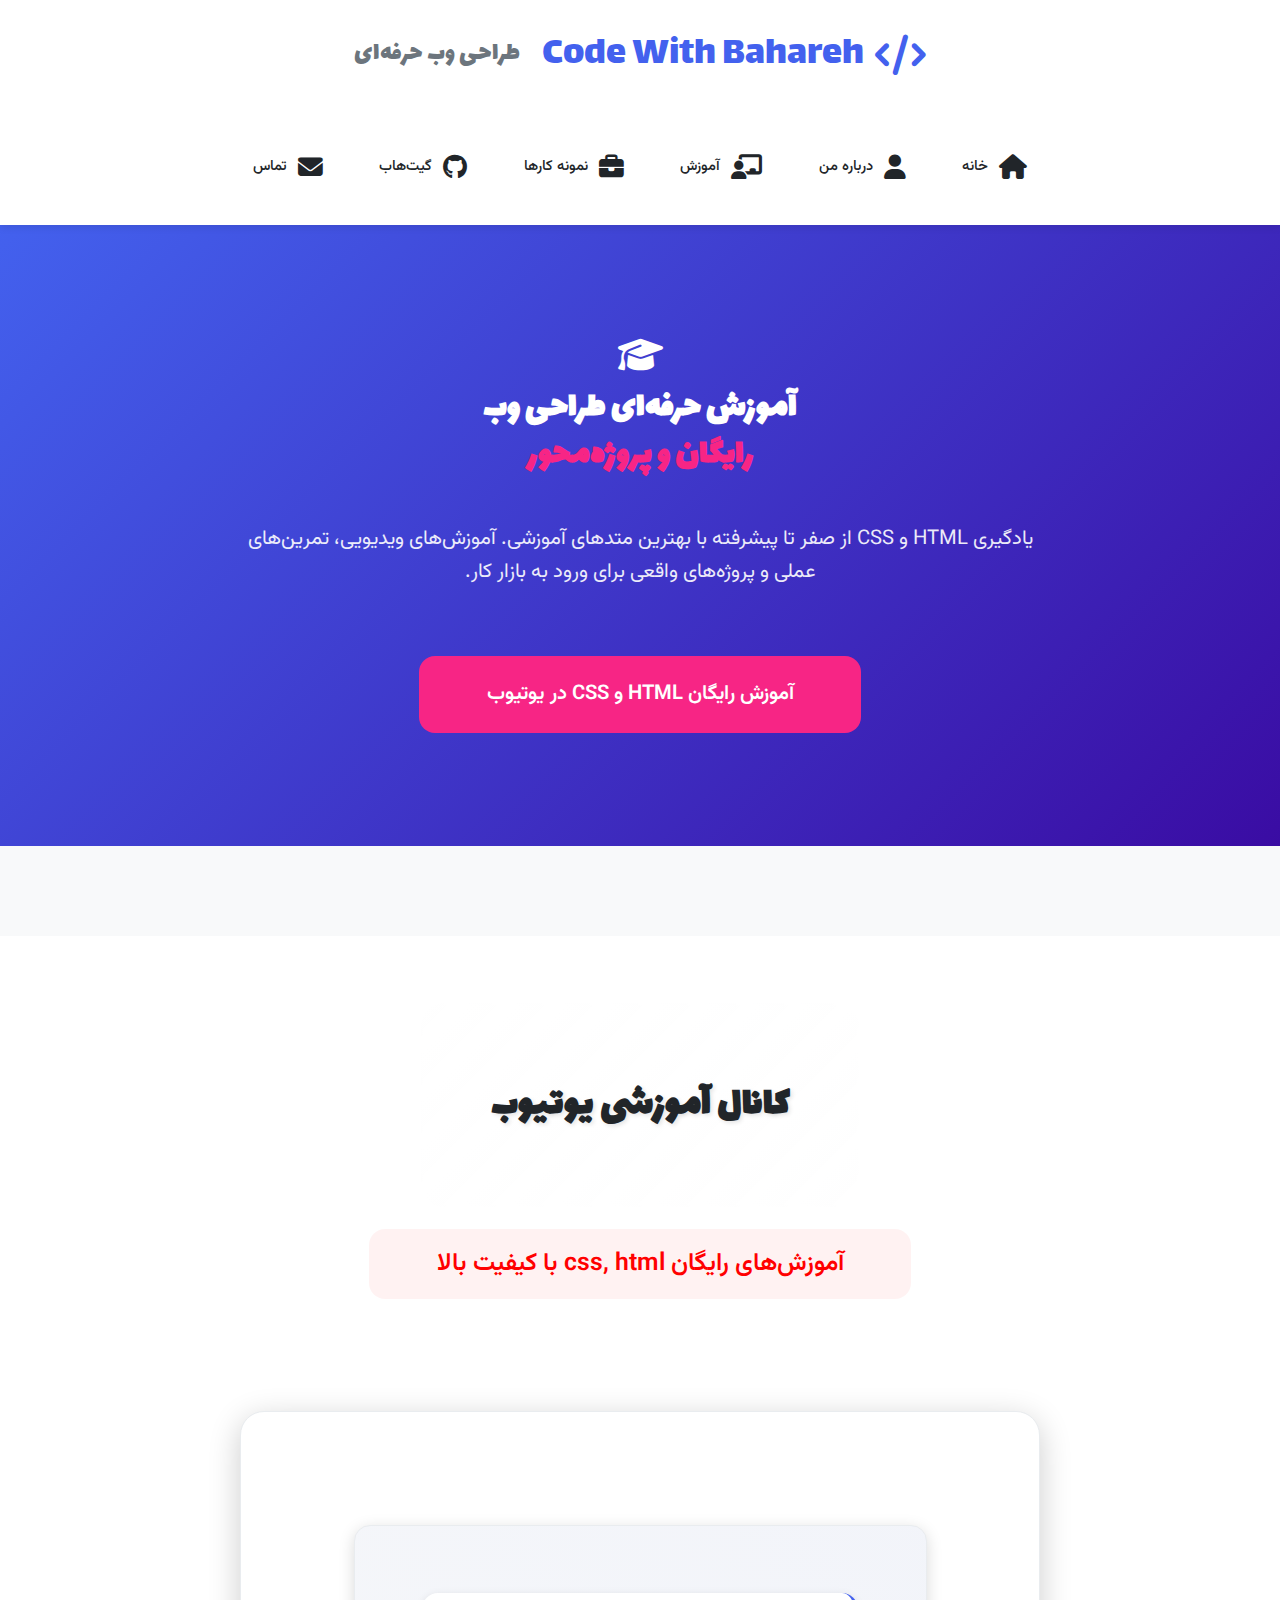
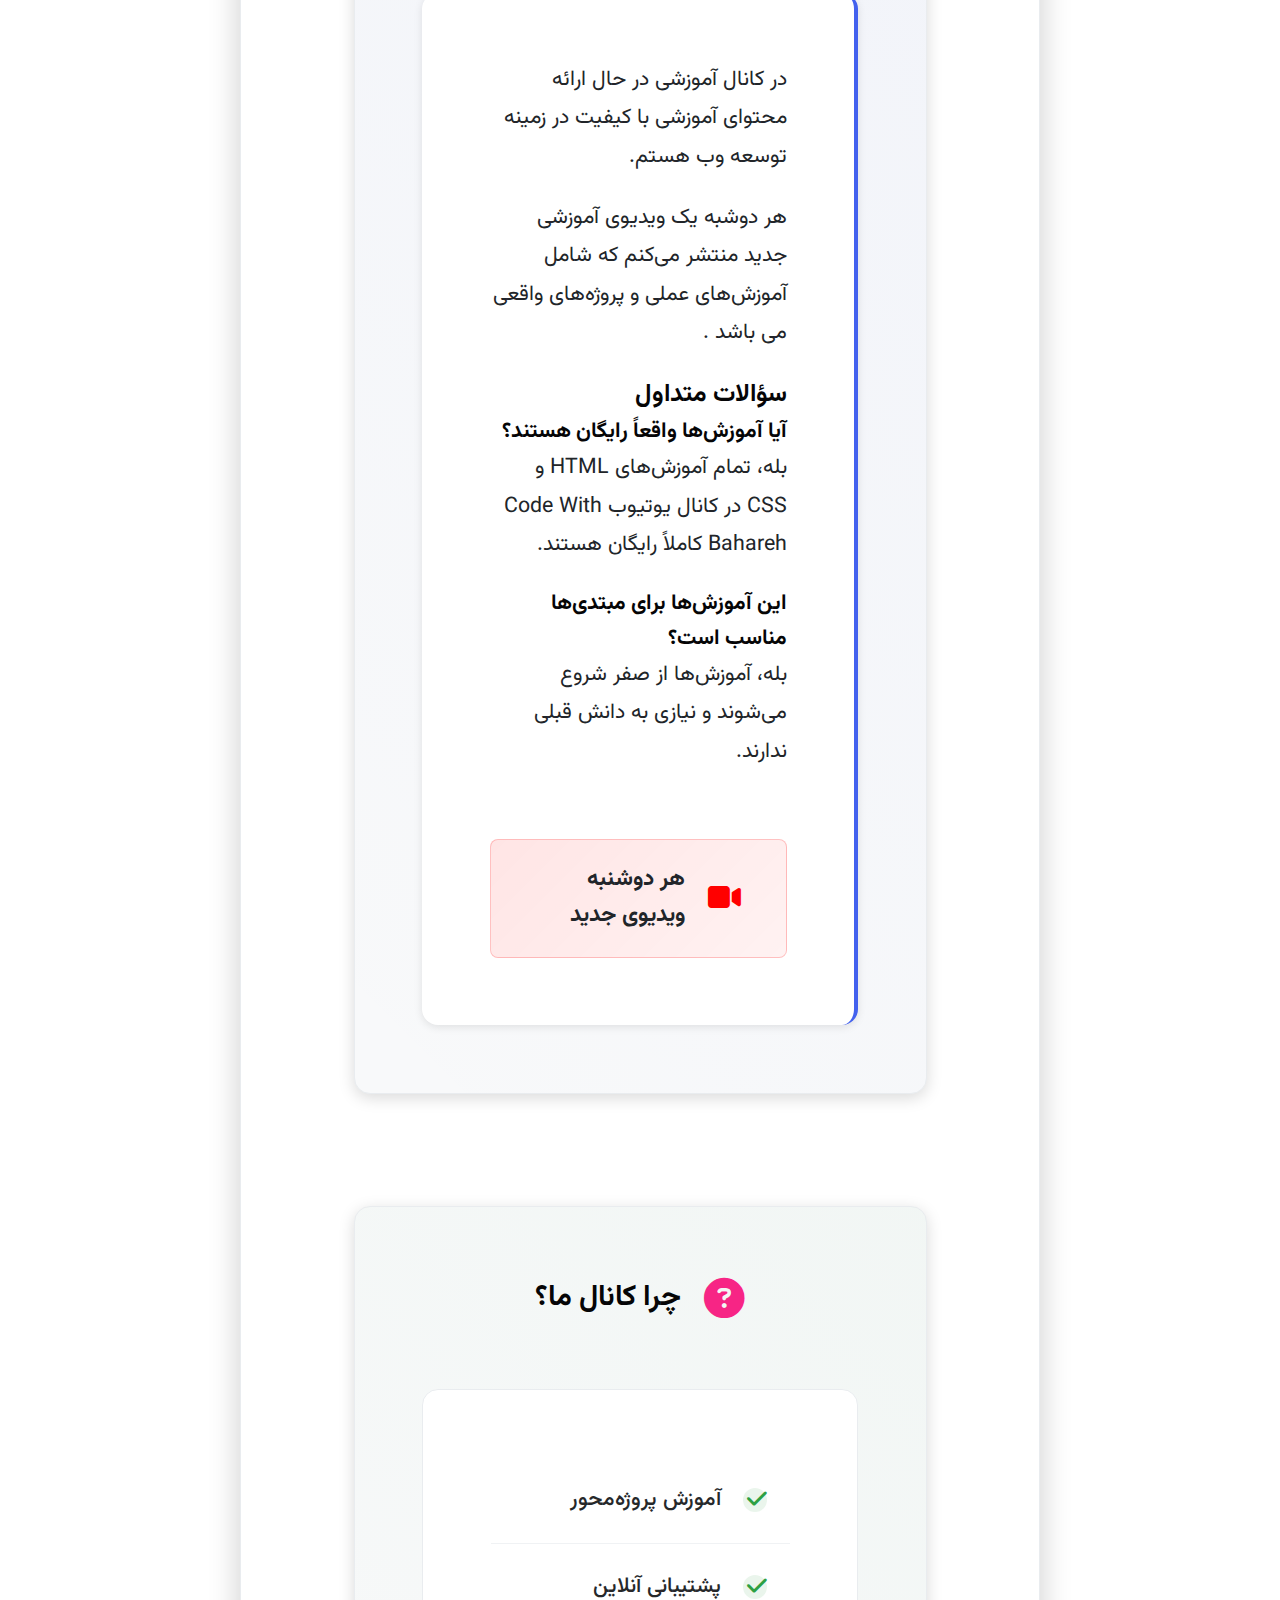
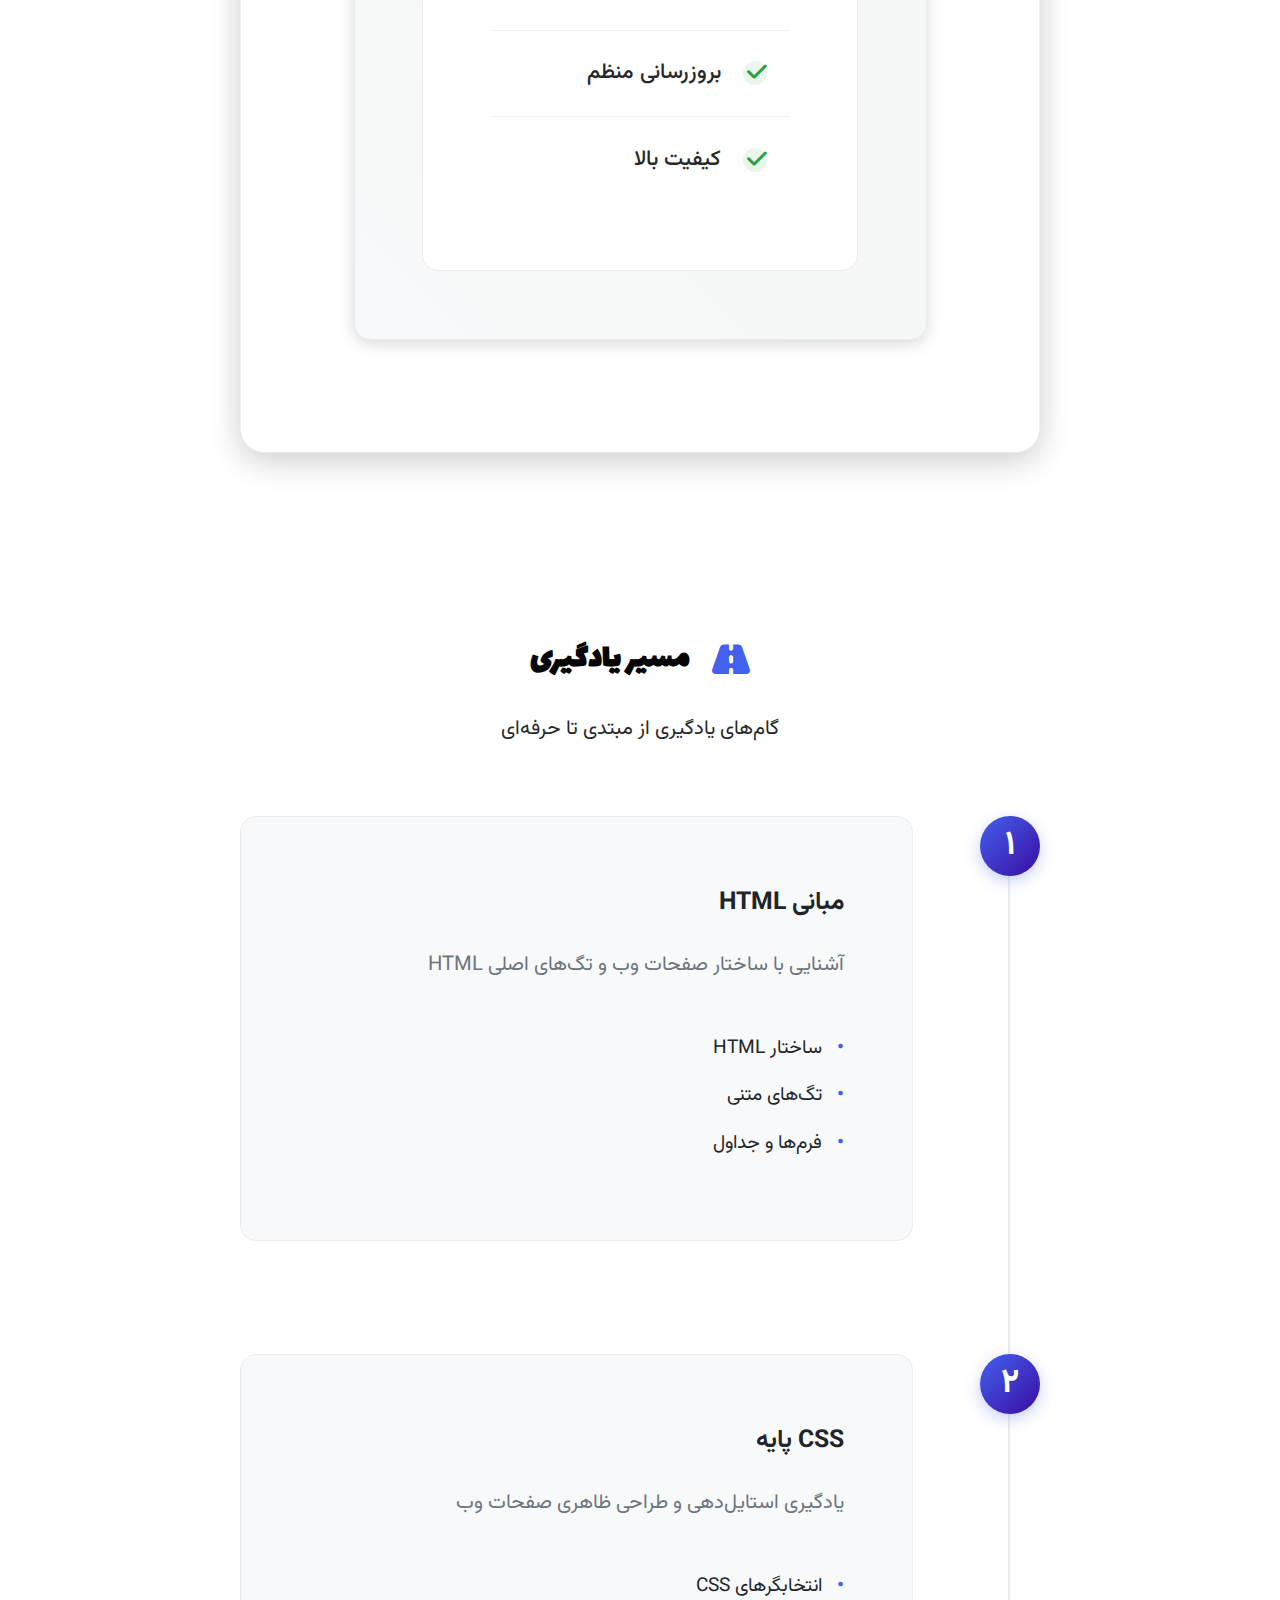
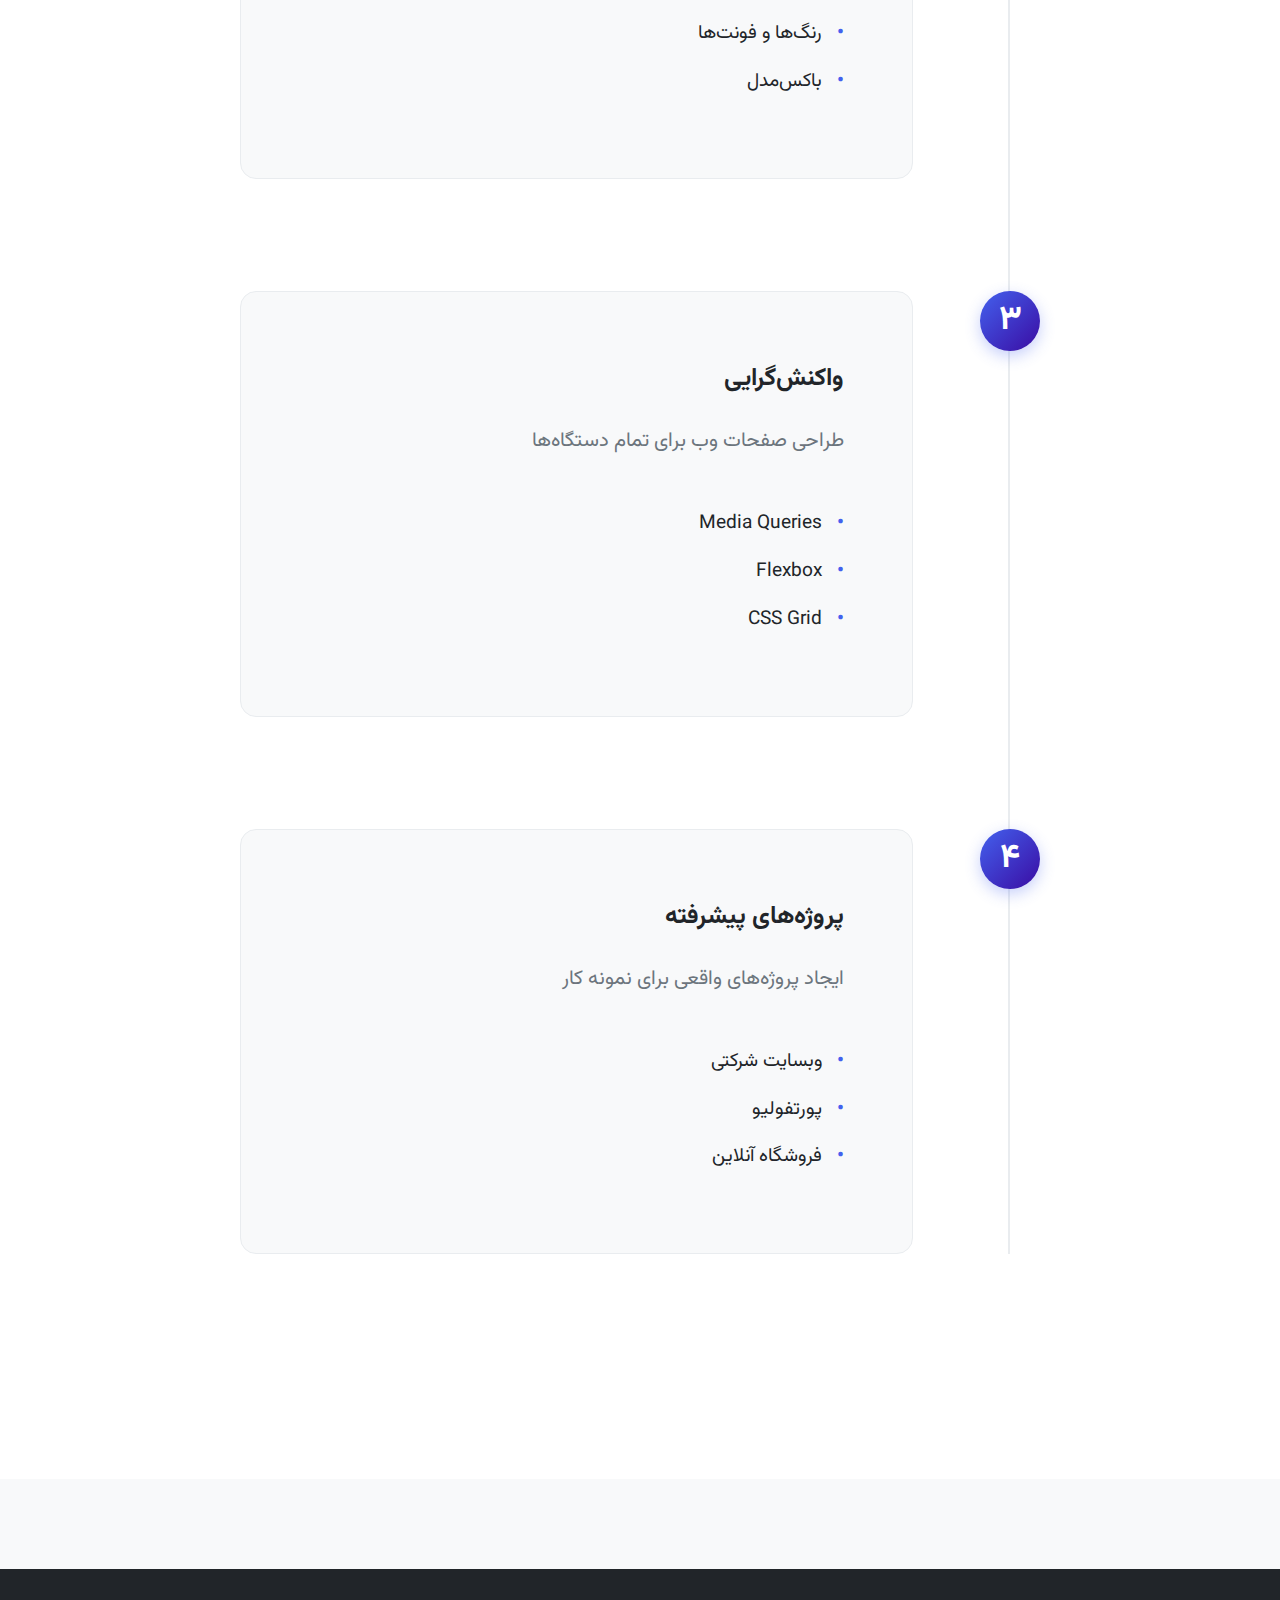
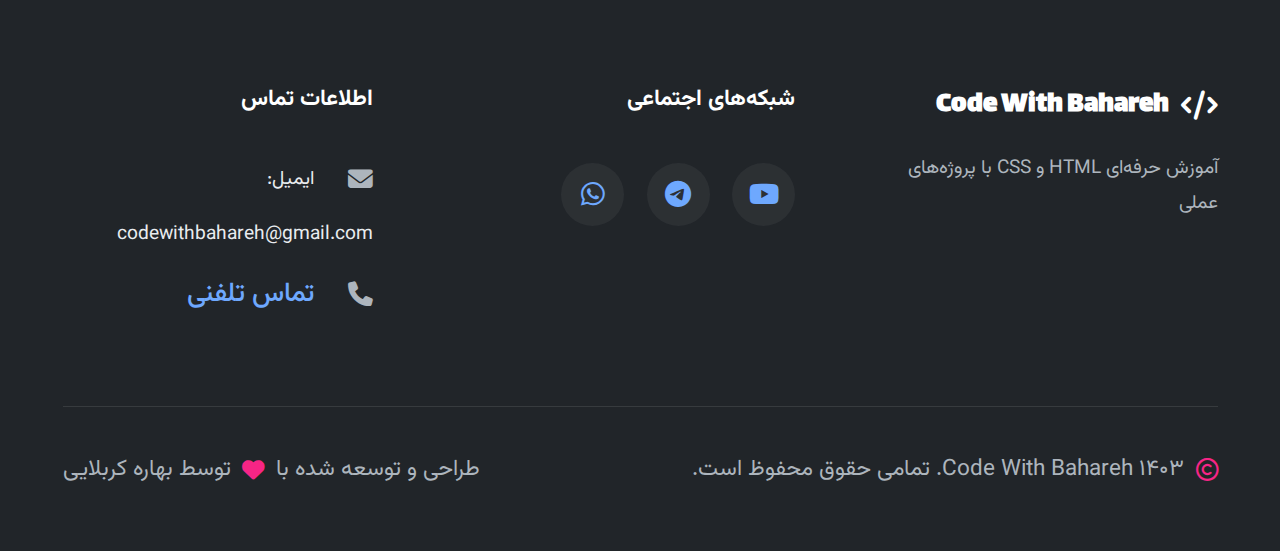
<file: teaching.html>
<!DOCTYPE html>
<html lang="fa" dir="rtl">
<head>
    <meta charset="UTF-8">
    <meta name="viewport" content="width=device-width, initial-scale=1.0, maximum-scale=5.0">
    <meta name="author" content="Bahareh Karbalei">
    <meta name="google-site-verification" content="d6aDT3--AJP_lZUeZdmGDuOnG22mU6rxsaCHRzqGzCg" />
    <!-- SEO Meta Description -->
    <meta name="description" content="آموزش رایگان HTML و CSS با ویدیوهای پروژه‌محور در یوتیوب. یادگیری طراحی وب از صفر تا پیشرفته، مناسب مبتدی‌ها و ورود به بازار کار.">
    <meta name="twitter:title" content="آموزش رایگان HTML و CSS | Code With Bahareh">
    <meta name="twitter:description" content="آموزش پروژه‌محور HTML و CSS با ویدیوهای رایگان یوتیوب. مناسب مبتدی‌ها.">
    <meta name="twitter:image" content="https://codewithbahareh.github.io/home/image/cover-discover.jpg">
    <meta name="twitter:site" content="@CodeWithBahareh">
    <meta name="twitter:creator" content="@CodeWithBahareh">


    <meta name="robots" content="index, follow, max-image-preview:large">
    <!-- Google Discover Optimization -->
    <meta name="googlebot" content="index, follow, max-image-preview:large" />

    <!-- Open Graph -->
   <meta property="og:type" content="article">
    <meta property="og:title" content="آموزش رایگان HTML و CSS | Code With Bahareh">
    <meta property="og:description" content="یادگیری طراحی وب با آموزش‌های ویدیویی HTML و CSS، کاملاً رایگان و پروژه‌محور در یوتیوب.">
    <meta property="og:image:alt" content="آموزش رایگان HTML و CSS">

    <!-- Twitter Card -->
    <meta name="twitter:card" content="summary_large_image" />
    <title>
    آموزش رایگان HTML و CSS | یادگیری با ویدیو در یوتیوب – Code With Bahareh
    </title>
    <!-- Fonts -->
    <link rel="preconnect" href="https://fonts.googleapis.com" />
    <link rel="preconnect" href="https://fonts.gstatic.com" crossorigin />
    <link href="https://fonts.googleapis.com/css2?family=Vazirmatn:wght@100..900&family=Lalezar&display=swap" rel="stylesheet">
    <link href="https://fonts.googleapis.com/css2?family=Vazirmatn:wght@300;400;600;800&display=swap" rel="stylesheet">
    <!-- Favicon -->
    <link rel="icon" href="image/red-black.png" type="image/x-icon">
    <link rel="canonical" href="https://codewithbahareh.github.io/home/teaching.html">
    <!-- Stylesheet -->
    <link rel="stylesheet" href="style.css">
    <!-- بهینه‌سازی بارگذاری فونت‌ها -->
   
    <noscript>
        <link rel="stylesheet" href="https://fonts.googleapis.com/css2?family=Vazirmatn:wght@100..900&family=Lalezar&display=swap">
    </noscript>
    
    <!-- Font Awesome with optimized loading -->
    <link rel="stylesheet" href="https://cdnjs.cloudflare.com/ajax/libs/font-awesome/6.4.0/css/all.min.css" media="print" onload="this.media='all'">
<!-- ================= Structured Data ================= -->
   
    <script type="application/ld+json">
        {
        "@context": "https://schema.org",
        "@graph": [

            {
            "@type": "WebSite",
            "@id": "https://codewithbahareh.github.io/home/#website",
            "url": "https://codewithbahareh.github.io/home/",
            "name": "Code With Bahareh",
            "inLanguage": "fa-IR",
            "publisher": {
                "@id": "https://codewithbahareh.github.io/home/#organization"
            }
            },

            {
            "@type": "EducationalOrganization",
            "@id": "https://codewithbahareh.github.io/home/#organization",
            "name": "Code With Bahareh",
            "url": "https://www.youtube.com/@CodeWithBahareh",
            "logo": {
                "@type": "ImageObject",
                "url": "https://codewithbahareh.github.io/home/image/red-black.png"
            },
            "sameAs": [
                "https://www.youtube.com/@CodeWithBahareh",
                "https://t.me/code_with_bahareh"
            ],
            "description": "آموزش رایگان و پروژه‌محور HTML و CSS با ویدیوهای آموزشی در یوتیوب"
            },

            {
            "@type": "Person",
            "@id": "https://codewithbahareh.github.io/home/#person",
            "name": "بهاره کربلایی",
            "jobTitle": "مدرس HTML و CSS",
            "url": "https://codewithbahareh.github.io/home/",
            "image": "https://codewithbahareh.github.io/home/image/transparent-profile-430-580.png",
            "sameAs": [
                "https://www.youtube.com/@CodeWithBahareh",
                "https://t.me/code_with_bahareh"
            ],
            "worksFor": {
                "@id": "https://codewithbahareh.github.io/home/#organization"
            }
            },

            {
            "@type": "WebPage",
            "@id": "https://codewithbahareh.github.io/home/teaching.html#webpage",
            "url": "https://codewithbahareh.github.io/home/teaching.html",
            "name": "آموزش رایگان HTML و CSS | Code With Bahareh",
            "description": "آموزش رایگان HTML و CSS با ویدیوهای پروژه‌محور در یوتیوب، مناسب مبتدی‌ها و ورود به بازار کار.",
            "inLanguage": "fa-IR",
            "isPartOf": {
                "@id": "https://codewithbahareh.github.io/home/#website"
            },
            "author": {
                "@id": "https://codewithbahareh.github.io/home/#person"
            },
            "mainEntity": {
                "@id": "https://codewithbahareh.github.io/home/teaching.html#faq"
            }
            },

            {
            "@type": "FAQPage",
            "@id": "https://codewithbahareh.github.io/home/teaching.html#faq",
            "inLanguage": "fa-IR",
            "mainEntity": [
                {
                "@type": "Question",
                "name": "آیا آموزش‌های HTML و CSS رایگان هستند؟",
                "acceptedAnswer": {
                    "@type": "Answer",
                    "text": "بله، تمام آموزش‌های HTML و CSS در کانال یوتیوب Code With Bahareh کاملاً رایگان هستند."
                }
                },
                {
                "@type": "Question",
                "name": "آیا این آموزش‌ها برای مبتدی‌ها مناسب است؟",
                "acceptedAnswer": {
                    "@type": "Answer",
                    "text": "بله، آموزش‌ها از صفر شروع می‌شوند و نیازی به دانش قبلی برنامه‌نویسی ندارند."
                }
                }
            ]
            }

        ]
        }
        </script>
<script src="script.js" defer></script>
</head>
<body>
    <!-- Skip Link -->
    <a href="#main-content" class="skip-link">پرش به محتوا</a>
    
 <!-- Header -->
    <header class="header">
        <div class="container">
            <div class="header__content">
               <div class="header__sitename">
                    <i class="fas fa-code"></i>
                    <span class="nowrap">Code With Bahareh</span>
                    <span class="header__subtitle nowrap">طراحی وب حرفه‌ای</span>
                </div>
                <nav class="header__nav" aria-label="منوی اصلی" role="navigation">
                    <button class="menu-toggle" aria-label="بازکردن منو" aria-expanded="false">
                        <i class="fas fa-bars"></i>
                    </button>
                    
                    <ul class="header__ul" aria-hidden="true">
                        <li><a href="./"><i class="fas fa-home"></i> خانه</a></li>
                        <li><a href="./#about"><i class="fas fa-user"></i> درباره من</a></li>
                        <li><a href="teaching.html" class="active" aria-current="page">
                        <i class="fas fa-chalkboard-teacher"></i> آموزش</a></li>
                        <li><a href="sample-project.html"><i class="fas fa-briefcase"></i> نمونه کارها</a></li>
                        <li><a href="github.html">
                            <i class="fab fa-github" aria-hidden="true"></i>

                            </i> گیت‌هاب</a>
                        </li>
                        <li><a href="./#contact"><i class="fas fa-envelope"></i> تماس</a></li>
                    </ul>
                </nav>
            </div>
        </div>
    </header>

    <!-- Hero Section -->
    <section class="hero teaching-hero" role="banner">
        <div class="container">
            <div class="hero__content">
                <h1 class="hero__title">
                    <i class="fas fa-graduation-cap"></i><br>
                    آموزش حرفه‌ای طراحی وب
                    <span class="highlight">رایگان و پروژه‌محور</span>
                </h1>
                <p class="hero__description">
                    یادگیری HTML و CSS از صفر تا پیشرفته با بهترین متدهای آموزشی. 
                    آموزش‌های ویدیویی، تمرین‌های عملی و پروژه‌های واقعی برای ورود به بازار کار.
                </p>
                <div class="hero__buttons">
                 <a href="https://www.youtube.com/@CodeWithBahareh"
                    class="btn btn-primary"
                    data-track="youtube-cta"
                    title="کانال آموزشی Code With Bahareh در یوتیوب"
                    rel="noopener noreferrer"
                    target="_blank">

                 آموزش رایگان HTML و CSS در یوتیوب
                  </a>
                </div>
            </div>
        </div>
    </section>

    <main id="main-content" class="main" role="main" tabindex="-1">


        <!-- YouTube Channel Section - WHITE BACKGROUND -->
        <section id="youtube-channel" class="section youtube-teaching-section">
            <div class="container">
                <div class="youtube-channel-header">
                    <h2 class="section__title">
                        <a href="https://www.youtube.com/@CodeWithBahareh"
                            class="youtube-channel-link"
                            target="_blank"
                            rel="noopener noreferrer">
                            کانال آموزشی یوتیوب
                        </a>
                    </h2>
                        <p class="section-subtitle">آموزش‌های رایگان css, html با کیفیت بالا</p>
        
                </div>
                <!-- فقط بخش YouTube Content تغییر کرده است -->
<div class="youtube-teaching-content">
    <div class="youtube-content-container">
        <div class="youtube-channel-card">
            <div class="channel-description-text">
                <p>در کانال آموزشی در حال ارائه محتوای آموزشی با کیفیت در زمینه توسعه وب  هستم.</p>
                <p>هر دوشبه یک ویدیوی آموزشی جدید منتشر می‌کنم که شامل آموزش‌های عملی و پروژه‌های واقعی‌ می باشد .</p>
                <h3>سؤالات متداول</h3>
                <h4>آیا آموزش‌ها واقعاً رایگان هستند؟</h4>
                <p>بله، تمام آموزش‌های HTML و CSS در کانال یوتیوب Code With Bahareh کاملاً رایگان هستند.</p>

                <h4>این آموزش‌ها برای مبتدی‌ها مناسب است؟</h4>
                <p>بله، آموزش‌ها از صفر شروع می‌شوند و نیازی به دانش قبلی ندارند.</p>
       
                <div class="weekly-video-note">
                    <i class="fas fa-video"></i>
                    <span>هر دوشنبه ویدیوی جدید</span>
                </div>
            </div>
        </div>
        <div class="youtube-features">
            <h3 class="features-title">
                <i class="fas fa-question-circle"></i>
                چرا کانال ما؟
            </h3>
            <div class="features-box">
                <ul class="features-list">
                    <li class="feature-list-item">
                        <i class="fas fa-check feature-tick"></i>
                        آموزش پروژه‌محور
                    </li>
                    <li class="feature-list-item">
                        <i class="fas fa-check feature-tick"></i>
                        پشتیبانی آنلاین
                    </li>
                    <li class="feature-list-item">
                        <i class="fas fa-check feature-tick"></i>
                        بروزرسانی منظم
                    </li>
                    <li class="feature-list-item">
                        <i class="fas fa-check feature-tick"></i>
                        کیفیت بالا
                    </li>
                </ul>
            </div>
        </div>
        </section>
     

        <!-- Learning Path Section -->
        <section class="section learning-path-section">
            <div class="container">
                <h2 class="section__title">
                    <i class="fas fa-road"></i>
                    مسیر یادگیری
                </h2>
                <p class="section-subtitle">گام‌های یادگیری از مبتدی تا حرفه‌ای</p>
                
                <div class="path-steps">
                    <div class="step">
                        <div class="step-number">۱</div>
                        <div class="step-content">
                            <h3>مبانی HTML</h3>
                            <p>آشنایی با ساختار صفحات وب و تگ‌های اصلی HTML</p>
                            <ul>
                                <li>ساختار HTML</li>
                                <li>تگ‌های متنی</li>
                                <li>فرم‌ها و جداول</li>
                            </ul>
                        </div>
                    </div>
                    
                    <div class="step">
                        <div class="step-number">۲</div>
                        <div class="step-content">
                            <h3>CSS پایه</h3>
                            <p>یادگیری استایل‌دهی و طراحی ظاهری صفحات وب</p>
                            <ul>
                                <li>انتخابگرهای CSS</li>
                                <li>رنگ‌ها و فونت‌ها</li>
                                <li>باکس‌مدل</li>
                            </ul>
                        </div>
                    </div>
                    
                    <div class="step">
                        <div class="step-number">۳</div>
                        <div class="step-content">
                            <h3>واکنش‌گرایی</h3>
                            <p>طراحی صفحات وب برای تمام دستگاه‌ها</p>
                            <ul>
                                <li>Media Queries</li>
                                <li>Flexbox</li>
                                <li>CSS Grid</li>
                            </ul>
                        </div>
                    </div>
                    
                    <div class="step">
                        <div class="step-number">۴</div>
                        <div class="step-content">
                            <h3>پروژه‌های پیشرفته</h3>
                            <p>ایجاد پروژه‌های واقعی برای نمونه کار</p>
                            <ul>
                                <li>وبسایت شرکتی</li>
                                <li>پورتفولیو</li>
                                <li>فروشگاه آنلاین</li>
                            </ul>
                        </div>
                    </div>
                </div>
            </div>
        </section>

    </main>
    <!-- Back to Top Button با margin-bottom برای جلوگیری از همپوشانی -->
    <button id="backToTop" class="back-to-top" aria-label="بازگشت به بالا">
        <i class="fas fa-chevron-up" aria-hidden="true"></i>
    </button>
    <!-- Footer -->
    <footer class="footer" role="contentinfo">
        <div class="container">
            <div class="footer__content">
                <div class="footer__brand">
                    <h3>
                        <i class="fas fa-code" aria-hidden="true"></i>
                        Code With Bahareh
                    </h3>
                    <p>آموزش حرفه‌ای HTML و CSS با پروژه‌های عملی</p>
                </div>
                
                <div class="footer__social">
                    <h4>شبکه‌های اجتماعی</h4>
                    <div class="social-icons">
                        <a href="https://www.youtube.com/@CodeWithBahareh" 
                           target="_blank" 
                           rel="noopener noreferrer"
                           aria-label="کانال یوتیوب Code With Bahareh"
                           title="یوتیوب">
                            <i class="fab fa-youtube" aria-hidden="true"></i>
                        </a>
                        <a href="https://t.me/code_with_bahareh"
                           target="_blank"
                           rel="noopener noreferrer"
                           aria-label="تلگرام"
                           title="تلگرام">
                            <i class="fab fa-telegram" aria-hidden="true"></i>
                        </a>
                        <a href="tel:00989368816387" 
                           aria-label="واتساپ"
                           title="واتساپ">
                            <i class="fab fa-whatsapp" aria-hidden="true"></i>
                        </a>
                    </div>
                </div>
                
                <div class="footer__contact">
                    <h4>اطلاعات تماس</h4>
                    <p><i class="fas fa-envelope" aria-hidden="true"></i> ایمیل:</p>
                    <p>codewithbahareh@gmail.com</p>
                    <p><i class="fas fa-phone" aria-hidden="true"></i>
                        <a href="tel:+989368816387" title="تماس تلفنی">
                           تماس تلفنی 
                        </a>
                    </p>
                </div>
            </div>
            
            <div class="footer__bottom">
                <p class="copyright">
                    <i class="far fa-copyright" aria-hidden="true"></i> 
                    ۱۴۰۳ Code With Bahareh. تمامی حقوق محفوظ است.
                </p>
                <p class="designer">
                    طراحی و توسعه شده با <i class="fas fa-heart" aria-hidden="true"></i> توسط بهاره کربلایی
                </p>
            </div>
        </div>
    </footer>
</body>
</html>
</file>
<file: style.css>
/* Complete CSS with All Page Styles - Fully Responsive */

/* Reset & Base Styles */
* {
    margin: 0;
    padding: 0;
    box-sizing: border-box;
    max-width: 100%; /* Prevent elements from overflowing */
}

:root {
    /* Color Palette */
    --primary: #4361ee;
    --secondary: #3a0ca3;
    --accent: #f72585;
    --light: #f8f9fa;
    --dark: #212529;
    --gray: #6c757d;
    --light-gray: #e9ecef;
    --success: #4cc9f0;
    --info: #4cc9f0;
    --warning: #ffbe0b;
    --youtube-red: #ff0000;
    --youtube-dark-red: #cc0000;
    --github-dark: #0d1117;
    --github-gray: #161b22;
    --github-success: #2ea043;
    --github-error: #f85149;
    --footer-link-color: #6ea8fe;
    --footer-link-hover: #a6c6ff;
    --footer-link-active: #3a0ca3;
    /* Typography */
    --font-heading: 'Lalezar', 'Vazirmatn', sans-serif;
    --font-body: 'Vazirmatn', sans-serif;
    
    /* Spacing */
    --spacing-xs: 0.5rem;
    --spacing-sm: 1rem;
    --spacing-md: 2rem;
    --spacing-lg: 3rem;
    --spacing-xl: 5rem;
    
    /* Shadows */
    --shadow-sm: 0 2px 8px rgba(0,0,0,0.1);
    --shadow-md: 0 4px 16px rgba(0,0,0,0.15);
    --shadow-lg: 0 8px 32px rgba(0,0,0,0.2);
    
    /* Border Radius */
    --radius-sm: 8px;
    --radius-md: 16px;
    --radius-lg: 24px;
    --radius-full: 50%;
    
    /* Transitions */
    --transition: all 0.3s ease;
    
}

/* ||UTILITY CLASSES */
.nowrap { 
    white-space: nowrap;
}

html {
    scroll-behavior: smooth;
    font-size: clamp(0.95rem, 2.5vh, 1.5rem);
    overflow-x: hidden;
    width: 100%;
}

body {
    font-family: var(--font-body);
    line-height: 1.6;
    color: var(--dark);
    background-color: var(--light);
    direction: rtl;
    font-size: clamp(0.95rem, 1.5vh, 1.1rem);
    overflow-x: hidden;
    width: 100%;
    position: relative;
}

.container {
    width: 100%;
    max-width: 1200px;
    margin: 0 auto;
    padding: 0 1rem;
}

/* Accessibility */
.skip-link {
    position: absolute;
    top: -40px;
    right: 0;
    background: var(--primary);
    color: white;
    padding: var(--spacing-xs) var(--spacing-sm);
    text-decoration: none;
    z-index: 1000;
}

.skip-link:focus {
    top: 0;
}

/* Header Styles */
.header {
    background-color: white;
    box-shadow: var(--shadow-sm);
    position: sticky;
    top: 0;
    z-index: 1000;
    padding: var(--spacing-sm) 0;
}

/* CHANGE 1: Make header content column on desktop */
.header__content {
    display: flex;
    flex-direction: column;
    align-items: center;
    gap: var(--spacing-md);
}

/* CHANGE 2: Brand container for h2 */
.header__brand {
    width: 100%;
    display: flex;
    justify-content: center;
    padding: var(--spacing-xs) 0;
    border-bottom: 1px solid var(--light-gray);
}

.header__sitename{
    font-family: var(--font-heading);
    font-size: clamp(1.5rem, 4.5vh, 2.5rem);
    color: var(--primary);
    display: flex;
    align-items: center;
    gap: var(--spacing-xs);
    margin: 0;
    text-align: center;
    
}

.header__subtitle {
    font-size: clamp(1rem, 3vh, 1.5rem);
    color: var(--gray);
    margin-right: var(--spacing-xs);
}

/* CHANGE 3: Nav container for menu */
.header__nav {
    width: 100%;
    display: flex;
    justify-content: center;
    padding: var(--spacing-xs) 0;
}

.menu-toggle {
    display: none;
    background: none;
    border: none;
    font-size: 1.5rem;
    color: var(--primary);
    cursor: pointer;
    padding: var(--spacing-xs);
    position: absolute;
    left: 1rem;
    top: 50%;
    transform: translateY(-50%);
}

.header__ul {
    display: flex;
    list-style: none;
    gap: var(--spacing-xs);
    margin: 0;
    padding: 0;
}

.header__ul a {
    text-decoration: none;
    color: var(--dark);
    font-weight: 500;
    display: flex;
    align-items: center;
    gap: 0.5rem;
    padding: var(--spacing-xs) var(--spacing-sm);
    border-radius: var(--radius-sm);
    transition: var(--transition);
    font-size: clamp(0.65rem, 1.2vh, 1rem);
}

.header__ul a:hover {
    color: var(--primary);
    background-color: var(--light-gray);
}

.header__ul a i {
    font-size: 1.1rem;
}

/* Hero Section */
.hero {
    background: linear-gradient(135deg, var(--primary) 0%, var(--secondary) 100%);
    color: white;
    padding: var(--spacing-xl) 0;
    text-align: center;
}

.hero__content {
    max-width: 800px;
    margin: 0 auto;
}

.hero__title {
    font-family: var(--font-heading);
    font-size: clamp(1.5rem, 4vh, 2.5rem);
    margin-bottom: var(--spacing-md);
    line-height: 1.3;
}

.highlight {
    color: var(--accent);
    display: block;
}

.hero__description {
    font-size: clamp(0.9rem, 2.2vh, 1.2rem);
    margin-bottom: var(--spacing-lg);
    opacity: 0.9;
}

.hero__buttons {
    display: flex;
    gap: var(--spacing-sm);
    justify-content: center;
    flex-wrap: wrap;
}

.btn {
    display: inline-flex;
    align-items: center;
    gap: 0.5rem;
    padding: var(--spacing-sm) var(--spacing-lg);
    text-decoration: none;
    border-radius: var(--radius-md);
    font-weight: 600;
    transition: var(--transition);
    border: none;
    cursor: pointer;
    font-family: inherit;
    font-size: clamp(0.9rem, 2vh, 1.1rem);
}

.btn-primary {
    background-color: var(--accent);
    color: white;
}

.btn-primary:hover {
    background-color: #e11576;
    transform: translateY(-2px);
}

.btn-secondary {
    background-color: transparent;
    color: white;
    border: 2px solid white;
}

.btn-secondary:hover {
    background-color: white;
    color: var(--primary);
    transform: translateY(-2px);
}

/* Sections */
.section {
    padding: var(--spacing-xl) 0;
}

.section__title {
    text-align: center;
    font-size: clamp(1.5rem, 3.5vh, 2.2rem);
    margin-bottom: var(--spacing-sm);
    color: var(--dark);
    font-family: var(--font-heading);
    display: flex;
    align-items: center;
    justify-content: center;
    gap: var(--spacing-sm);
}

.section__title i {
    color: var(--primary);
}

.section-subtitle {
    text-align: center;
    font-size: clamp(0.9rem, 2vh, 1.2rem);
    color: var(--gray);
    margin-bottom: var(--spacing-lg);
}
/* =====================================
   GitHub Pages – Main Content Only
===================================== */



.main {
  padding: 4rem 0;
}

/* Sections */
.gh-section {
  margin-bottom: 4rem;
}

.gh-note {
  background: rgba(255,255,255,.04);
  border-radius: 18px;
  padding: 2rem 0;
}

/* Layout helpers */
.gh-stack {
  display: flex;
  flex-direction: column;
  gap: 1.5rem;
}

.center {
  text-align: center;
}

/* Features */
.gh-features {
  display: grid;
  grid-template-columns: repeat(auto-fit, minmax(280px,1fr));
  gap: 2rem;
}

.gh-card {
  background: rgba(255,255,255,.06);
  border-radius: 18px;
  padding: 2rem;
}

.gh-card header {
  display: flex;
  align-items: center;
  gap: 1rem;
  margin-bottom: 1.2rem;
}

.gh-card i {
  font-size: 1.5rem;
}

.gh-pro { border-top: 4px solid #2ea043; }
.gh-con { border-top: 4px solid #f85149; }

.gh-card ul {
  list-style: none;
  padding: 0;
}

.gh-card li {
  margin-bottom: .7rem;
  color: #000000;
}

/* Use cases */
.gh-use-grid {
  display: grid;
  grid-template-columns: repeat(auto-fit, minmax(180px,1fr));
  gap: 1.5rem;
  margin-top: 2rem;
}

.gh-use-item {
  background: rgba(255,255,255,.05);
  border-radius: 16px;
  padding: 1.5rem;
  text-align: center;
}

.gh-use-item i {
  font-size: 2rem;
  margin-bottom: .8rem;
}

/* Typography */
.main h2,
.main h3,
.main h4 {
  color: #050506;
}

.main p,
.main li {
  line-height: 1.9;
  color: #26282a;
}

/* Mobile */
@media (max-width: 600px) {
  .gh-card {
    padding: 1.4rem;
  }
}

/* =========================================== */
/* GitHub Page Specific Styles */
/* =========================================== */


.tech-item {
    display: flex;
    align-items: center;
    gap: var(--spacing-sm);
    padding: var(--spacing-md);
    background: rgba(255, 255, 255, 0.03);
    border-radius: var(--radius-md);
    transition: var(--transition);
}

.tech-item:hover {
    background: rgba(255, 255, 255, 0.08);
}

.tech-item i {
    font-size: 1.5rem;
    color: #6e40c9;
    background: rgba(110, 64, 201, 0.1);
    width: 50px;
    height: 50px;
    border-radius: var(--radius-full);
    display: flex;
    align-items: center;
    justify-content: center;
    flex-shrink: 0;
}

.tech-item div {
    color: #c9d1d9;
    font-size: clamp(0.9rem, 1.8vh, 1.1rem);
}

.tech-item strong {
    color: white;
}

/* Animation for step numbers */
@keyframes pulse {
    0% { transform: scale(1); }
    50% { transform: scale(1.1); }
    100% { transform: scale(1); }
}

.guide-step:hover .step-number {
    animation: pulse 1s infinite;
}

/* Gradient border effect for feature cards */
.feature-card::before {
    content: '';
    position: absolute;
    top: -2px;
    left: -2px;
    right: -2px;
    bottom: -2px;
    background: linear-gradient(45deg, 
        rgba(110, 64, 201, 0.3), 
        rgba(46, 160, 67, 0.3), 
        rgba(248, 81, 73, 0.3));
    border-radius: calc(var(--radius-lg) + 4px);
    z-index: -1;
    opacity: 0;
    transition: opacity 0.3s ease;
}

.feature-card:hover::before {
    opacity: 1;
}

/* =========================================== */
/* SAMPLE PROJECTS PAGE STYLES */
/* =========================================== */

.sample {
    min-height: 60vh;
    display: flex;
    align-items: center;
    justify-content: center;
}

.sample__content {
    width: 100%;
    max-width: 1200px;
    margin: 0 auto;
    text-align: center;
}

.sample__nav {
    margin-top: var(--spacing-lg);
}

.sample__ul {
    list-style: none;
    display: grid;
    grid-template-columns: repeat(auto-fit, minmax(320px, 1fr));
    gap: var(--spacing-lg);
    padding: 0;
}

.sample__ul li {
    background: white;
    border-radius: var(--radius-lg);
    overflow: hidden;
    box-shadow: var(--shadow-lg);
    transition: all 0.4s ease;
    border: 1px solid var(--light-gray);
    height: 100%;
    display: flex;
    flex-direction: column;
    position: relative;
}

.sample__ul li:hover {
    transform: translateY(-15px) scale(1.03);
    box-shadow: 0 20px 40px rgba(0, 0, 0, 0.15);
}

.sample__ul li:nth-child(1) {
    border-top: 5px solid #4361ee;
}

.sample__ul li:nth-child(2) {
    border-top: 5px solid #f72585;
}

.sample__ul li:nth-child(3) {
    border-top: 5px solid #4cc9f0;
}

.sample__ul a {
    display: flex;
    flex-direction: column;
    align-items: center;
    text-decoration: none;
    color: var(--dark);
    padding: var(--spacing-lg);
    height: 100%;
    transition: var(--transition);
    position: relative;
    overflow: hidden;
    flex: 1;
    justify-content: space-between;
}

.sample__ul a::before {
    content: '';
    position: absolute;
    top: 0;
    right: 0;
    width: 100%;
    height: 100%;
    background: linear-gradient(135deg, transparent 0%, rgba(67, 97, 238, 0.05) 100%);
    opacity: 0;
    transition: opacity 0.3s ease;
}

.sample__ul a:hover::before {
    opacity: 1;
}

.sample__ul a:hover {
    background-color: rgba(67, 97, 238, 0.02);
}

/* Icon/Emoji container */
.sample__icon {
    width: 80px;
    height: 80px;
    border-radius: var(--radius-full);
    display: flex;
    align-items: center;
    justify-content: center;
    margin-bottom: var(--spacing-sm);
    font-size: 2.5rem;
    position: relative;
    z-index: 1;
}

.sample__ul li:nth-child(1) .sample__icon {
    background: linear-gradient(135deg, #4361ee 0%, #3a0ca3 100%);
    color: white;
    box-shadow: 0 10px 20px rgba(67, 97, 238, 0.3);
}

.sample__ul li:nth-child(2) .sample__icon {
    background: linear-gradient(135deg, #f72585 0%, #b5179e 100%);
    color: white;
    box-shadow: 0 10px 20px rgba(247, 37, 133, 0.3);
}

.sample__ul li:nth-child(3) .sample__icon {
    background: linear-gradient(135deg, #4cc9f0 0%, #4895ef 100%);
    color: white;
    box-shadow: 0 10px 20px rgba(76, 201, 240, 0.3);
}

.sample__icon i {
    font-size: 2.2rem;
}

/* Project title */
.sample__title {
    font-family: var(--font-heading);
    font-size: clamp(1.3rem, 3vh, 1.8rem);
    margin-bottom: var(--spacing-sm);
    color: var(--dark);
    position: relative;
    z-index: 1;
}

/* Project description */
.sample__desc {
    color: var(--gray);
    font-size: clamp(0.9rem, 1.8vh, 1.1rem);
    line-height: 1.6;
    margin-bottom: var(--spacing-md);
    position: relative;
    z-index: 1;
    flex-grow: 1;
}

/* View project button */
.sample__link {
    display: inline-flex;
    align-items: center;
    gap: 0.5rem;
    padding: var(--spacing-sm) var(--spacing-lg);
    background: var(--light-gray);
    border-radius: var(--radius-md);
    text-decoration: none;
    color: var(--primary);
    font-weight: 600;
    transition: var(--transition);
    position: relative;
    z-index: 1;
    margin-top: auto;
}

.sample__link:hover {
    background: var(--primary);
    color: white;
    transform: translateY(-3px);
    box-shadow: 0 5px 15px rgba(67, 97, 238, 0.3);
}

.sample__link i {
    transition: transform 0.3s ease;
}

.sample__link:hover i {
    transform: translateX(-5px);
}

/* Badge for project status */
.sample__badge {
    position: absolute;
    top: 15px;
    left: 15px;
    background: var(--accent);
    color: white;
    padding: 0.5rem 1.2rem;
    border-radius: var(--radius-sm);
    font-size: 0.9rem;
    font-weight: 600;
    z-index: 2;
    min-width: 60px;
    text-align: center;
    white-space: nowrap;
    box-shadow: 0 3px 8px rgba(247, 37, 133, 0.3);
}

/* Empty state message */
.sample__empty {
    text-align: center;
    padding: var(--spacing-xl);
    background: white;
    border-radius: var(--radius-lg);
    box-shadow: var(--shadow-md);
    margin-top: var(--spacing-lg);
}

.sample__empty i {
    font-size: 4rem;
    color: var(--light-gray);
    margin-bottom: var(--spacing-md);
}

.sample__empty p {
    color: var(--gray);
    font-size: clamp(1rem, 2vh, 1.2rem);
}

/* =========================================== */
/* TEACHING PAGE SPECIFIC STYLES */
/* =========================================== */

/* Teaching Hero */
.teaching-hero {
    background: linear-gradient(135deg, var(--primary) 0%, var(--secondary) 100%);
    color: white;
    padding: var(--spacing-xl) 0;
    text-align: center;
}

/* YouTube Teaching Section - WHITE BACKGROUND */
.youtube-teaching-section {
    background-color: white;
    padding: var(--spacing-lg) 0;
}

.youtube-teaching-section .section__title {
    color: var(--dark);
}

.youtube-teaching-section .section-subtitle {
    color: var(--gray);
    margin-bottom: var(--spacing-xl);
}

.youtube-teaching-content {
    display: grid;
    grid-template-columns: 1fr;
    gap: var(--spacing-lg);
    max-width: 1000px;
    margin: 0 auto;
}

/* YouTube Channel Header - Enhanced Attractive Design */
.youtube-channel-header {
    text-align: center;
    margin-bottom: var(--spacing-xl);
    position: relative;
}

.youtube-channel-link {
    text-decoration: none;
    color: inherit;
    display: inline-block;
    transition: all 0.5s cubic-bezier(0.175, 0.885, 0.32, 1.275);
    padding: var(--spacing-lg);
    border-radius: var(--radius-lg);
    background: linear-gradient(135deg, rgba(255, 255, 255, 0.1) 0%, rgba(248, 249, 250, 0.05) 100%);
    border: 2px solid transparent;
    position: relative;
    overflow: hidden;
}

.youtube-channel-link::before {
    content: '';
    position: absolute;
    top: 0;
    right: 0;
    width: 100%;
    height: 100%;
    background: linear-gradient(45deg, transparent 30%, rgba(255, 0, 0, 0.05) 100%);
    opacity: 0;
    transition: opacity 0.6s ease;
}

.youtube-channel-link:hover {
    transform: translateY(-10px) scale(1.02);
    border-color: var(--youtube-red);
    box-shadow: 0 20px 40px rgba(255, 0, 0, 0.15);
}

.youtube-channel-link:hover::before {
    opacity: 1;
}

.youtube-channel-link:hover .youtube-logo {
    transform: scale(1.2) rotate(10deg);
    box-shadow: 0 15px 30px rgba(255, 0, 0, 0.4);
}

.youtube-channel-link:hover .youtube-pulse {
    animation: youtubePulse 2s infinite;
}

.youtube-logo-container {
    margin-bottom: var(--spacing-md);
    display: inline-block;
    position: relative;
}

.youtube-logo {
    width: 90px;
    height: 90px;
    background: linear-gradient(135deg, var(--youtube-red) 0%, var(--youtube-dark-red) 100%);
    border-radius: var(--radius-full);
    display: flex;
    align-items: center;
    justify-content: center;
    font-size: 3.2rem;
    color: white;
    box-shadow: 0 12px 25px rgba(255, 0, 0, 0.35);
    transition: all 0.5s cubic-bezier(0.175, 0.885, 0.32, 1.275);
    margin: 0 auto;
    position: relative;
    z-index: 2;
}

.youtube-pulse {
    position: absolute;
    top: -10px;
    right: -10px;
    width: 110px;
    height: 110px;
    border-radius: 50%;
    background: rgba(255, 0, 0, 0.2);
    z-index: 1;
    animation: youtubePulse 3s infinite;
}

@keyframes youtubePulse {
    0% {
        transform: scale(0.95);
        opacity: 0.7;
    }
    50% {
        transform: scale(1.1);
        opacity: 0.3;
    }
    100% {
        transform: scale(0.95);
        opacity: 0.7;
    }
}

.youtube-channel-header .section__title {
    font-size: clamp(1.8rem, 4vh, 2.5rem);
    margin-bottom: var(--spacing-sm);
    color: var(--dark);
    text-shadow: 2px 2px 4px rgba(0, 0, 0, 0.1);
    position: relative;
}

.youtube-channel-header .section-subtitle {
    font-size: clamp(1.1rem, 2.5vh, 1.5rem);
    color: var(--youtube-red);
    font-weight: 600;
    margin-bottom: 0;
    position: relative;
    padding: var(--spacing-xs) var(--spacing-lg);
    background: rgba(255, 0, 0, 0.05);
    border-radius: var(--radius-md);
    display: inline-block;
}

/* YouTube Content Box with Two Inner Boxes */
.youtube-content-container {
    background: white;
    border-radius: var(--radius-lg);
    padding: var(--spacing-xl);
    box-shadow: var(--shadow-lg);
    border: 1px solid var(--light-gray);
    display: grid;
    grid-template-columns: 1fr;
    gap: var(--spacing-xl);
    margin: 0 auto;
    max-width: 800px;
}

/* YouTube Channel Card */
.youtube-channel-card {
    background: #f8f9fa;
    border-radius: var(--radius-md);
    padding: var(--spacing-lg);
    border: 1px solid #e9ecef;
    transition: all 0.3s ease;
    box-shadow: var(--shadow-md);
    position: relative;
    overflow: hidden;
}

.youtube-channel-card:hover {
    transform: translateY(-5px);
    box-shadow: var(--shadow-lg);
    border-color: var(--primary);
}

.youtube-channel-card::before {
    content: '';
    position: absolute;
    top: 0;
    right: 0;
    width: 100%;
    height: 100%;
    background: linear-gradient(45deg, transparent 0%, rgba(67, 97, 238, 0.03) 100%);
    z-index: 0;
}

/* Channel Description Text */
.channel-description-text {
    background: white;
    border-radius: var(--radius-md);
    padding: var(--spacing-lg);
    border-right: 4px solid var(--primary);
    position: relative;
    z-index: 1;
    box-shadow: var(--shadow-sm);
}

.channel-description-text p {
    color: var(--dark);
    line-height: 1.8;
    margin-bottom: var(--spacing-sm);
    font-size: clamp(0.95rem, 1.8vh, 1.1rem);
}

.channel-description-text p:last-child {
    margin-bottom: var(--spacing-md);
}

/* Weekly Video Note inside the same box */
.weekly-video-note {
    display: flex;
    align-items: center;
    gap: var(--spacing-sm);
    padding: var(--spacing-sm) var(--spacing-md);
    background: linear-gradient(135deg, rgba(255, 0, 0, 0.1) 0%, rgba(255, 0, 0, 0.05) 100%);
    border-radius: var(--radius-sm);
    border: 1px solid rgba(255, 0, 0, 0.2);
    margin-top: var(--spacing-lg);
    color: var(--dark);
    font-weight: 700;
    font-size: clamp(1rem, 2vh, 1.2rem);
    transition: all 0.3s ease;
    position: relative;
    z-index: 1;
}

.weekly-video-note:hover {
    background: linear-gradient(135deg, rgba(255, 0, 0, 0.15) 0%, rgba(255, 0, 0, 0.1) 100%);
    transform: translateX(-5px);
    box-shadow: 0 5px 15px rgba(255, 0, 0, 0.1);
}

.weekly-video-note i {
    color: var(--youtube-red);
    font-size: 1.3rem;
    animation: videoIconPulse 2s infinite;
}

@keyframes videoIconPulse {
    0%, 100% {
        transform: scale(1);
    }
    50% {
        transform: scale(1.1);
    }
}

/* YouTube Features */
.youtube-features {
    background: #f8f9fa;
    border-radius: var(--radius-md);
    padding: var(--spacing-lg);
    border: 1px solid #e9ecef;
    transition: all 0.3s ease;
    box-shadow: var(--shadow-md);
    position: relative;
    overflow: hidden;
}

.youtube-features:hover {
    transform: translateY(-5px);
    box-shadow: var(--shadow-lg);
    border-color: var(--github-success);
}

.youtube-features::before {
    content: '';
    position: absolute;
    top: 0;
    right: 0;
    width: 100%;
    height: 100%;
    background: linear-gradient(45deg, transparent 0%, rgba(46, 160, 67, 0.03) 100%);
    z-index: 0;
}

.features-title {
    font-size: clamp(1.3rem, 3vh, 1.8rem);
    color: var(--dark);
    text-align: center;
    margin-bottom: var(--spacing-lg);
    position: relative;
    z-index: 1;
    display: flex;
    align-items: center;
    justify-content: center;
    gap: var(--spacing-sm);
}

.features-title i {
    color: var(--accent);
    font-size: 1.8rem;
}

.features-box {
    background: white;
    border-radius: var(--radius-md);
    padding: var(--spacing-lg);
    border: 1px solid #e9ecef;
    transition: all 0.3s ease;
    position: relative;
    z-index: 1;
}

.features-box:hover {
    background: white;
    border-color: var(--github-success);
    box-shadow: 0 10px 30px rgba(46, 160, 67, 0.1);
}

.features-list {
    list-style: none;
    padding: 0;
    margin: 0;
}

.feature-list-item {
    display: flex;
    align-items: center;
    gap: var(--spacing-sm);
    padding: var(--spacing-sm);
    color: var(--dark);
    font-size: clamp(0.95rem, 1.8vh, 1.1rem);
    font-weight: 500;
    transition: all 0.3s ease;
    border-bottom: 1px solid rgba(233, 236, 239, 0.7);
    position: relative;
}

.feature-list-item:last-child {
    border-bottom: none;
}

.feature-list-item:hover {
    background: rgba(46, 160, 67, 0.05);
    border-radius: var(--radius-sm);
    padding-right: var(--spacing-md);
}

.feature-tick {
    color: var(--github-success);
    font-size: 1rem;
    background: rgba(46, 160, 67, 0.1);
    width: 24px;
    height: 24px;
    border-radius: var(--radius-full);
    display: flex;
    align-items: center;
    justify-content: center;
    flex-shrink: 0;
    transition: all 0.3s ease;
}

.feature-list-item:hover .feature-tick {
    transform: scale(1.1);
    background: rgba(46, 160, 67, 0.15);
}

/* Learning Path Section */
.learning-path-section {
    background: white;
}

.path-steps {
    max-width: 800px;
    margin: 0 auto;
    position: relative;
}

.path-steps::before {
    content: '';
    position: absolute;
    right: 30px;
    top: 0;
    bottom: 0;
    width: 2px;
    background: var(--light-gray);
}

.step {
    display: flex;
    gap: var(--spacing-lg);
    margin-bottom: var(--spacing-xl);
    position: relative;
}

.step-number {
    width: 60px;
    height: 60px;
    background: linear-gradient(135deg, var(--primary) 0%, var(--secondary) 100%);
    border-radius: var(--radius-full);
    display: flex;
    align-items: center;
    justify-content: center;
    color: white;
    font-size: 1.5rem;
    font-weight: 700;
    flex-shrink: 0;
    z-index: 1;
    box-shadow: 0 5px 15px rgba(67, 97, 238, 0.3);
}

.step-content {
    background: #f8f9fa;
    border-radius: var(--radius-md);
    padding: var(--spacing-lg);
    flex-grow: 1;
    border: 1px solid var(--light-gray);
}

.step-content h3 {
    font-size: clamp(1.1rem, 2.5vh, 1.5rem);
    color: var(--dark);
    margin-bottom: var(--spacing-sm);
}

.step-content p {
    color: var(--gray);
    margin-bottom: var(--spacing-md);
    font-size: clamp(0.9rem, 1.8vh, 1.1rem);
}

.step-content ul {
    list-style: none;
    padding: 0;
}

.step-content li {
    color: var(--dark);
    margin-bottom: var(--spacing-xs);
    font-size: clamp(0.85rem, 1.6vh, 1rem);
    position: relative;
    padding-right: var(--spacing-sm);
}

.step-content li::before {
    content: '•';
    color: var(--primary);
    font-weight: bold;
    position: absolute;
    right: 0;
}

/* =========================================== */
/* About Section */
/* =========================================== */

.about__content {
    display: grid;
    grid-template-columns: 1fr 2fr;
    gap: var(--spacing-lg);
    align-items: center;
}

.about__image {
    display: flex;
    justify-content: center;
    width: 80%;
}

.image-placeholder {
    width: 100%;
    max-width: 250px;
    aspect-ratio: 1/1;
    background: linear-gradient(135deg, var(--primary) 0%, var(--secondary) 100%);
    border-radius: var(--radius-full);
    display: flex;
    align-items: center;
    justify-content: center;
    overflow: hidden;
    box-shadow: var(--shadow-lg);
    border: 4px solid white;
    position: relative;
    margin: 0 auto;
}

.image-placeholder img {
    width: 100%;
    height: 100%;
    object-fit: cover;
    display: block;
}

.image-placeholder:hover img {
    transform: scale(1.05);
    transition: transform 0.3s ease;
}

.about__text h3 {
    font-size: clamp(1.3rem, 3vh, 1.8rem);
    color: var(--dark);
    margin-bottom: var(--spacing-sm);
}

.about__text p {
    margin-bottom: var(--spacing-sm);
   color: #0d0e0f;
    font-size: clamp(0.9rem, 1.8vh, 1.1rem);
}

.skills {
    display: flex;
    flex-wrap: wrap;
    gap: var(--spacing-sm);
    margin-top: var(--spacing-md);
}

.skill-tag {
    background-color: var(--light-gray);
    padding: var(--spacing-xs) var(--spacing-sm);
    border-radius: var(--radius-sm);
    font-size: clamp(0.8rem, 1.6vh, 0.9rem);
    display: inline-flex;
    align-items: center;
    gap: 0.5rem;
}

.skill-tag i {
    color: var(--primary);
}

/* =========================================== */
/* Services Section */
/* =========================================== */

.services__grid {
    display: grid;
    grid-template-columns: repeat(auto-fit, minmax(250px, 1fr));
    gap: var(--spacing-lg);
}

.service-card-link {
    text-decoration: none;
    color: inherit;
    display: block;
}

.service-card {
    background-color: white;
    padding: var(--spacing-lg);
    border-radius: var(--radius-md);
    text-align: center;
    box-shadow: var(--shadow-md);
    transition: var(--transition);
}

.service-card:hover,
.service-card-link .service-card:hover {
    transform: translateY(-10px);
    box-shadow: var(--shadow-lg);
}

.service-icon {
    width: 80px;
    height: 80px;
    background: linear-gradient(135deg, var(--primary) 0%, var(--secondary) 100%);
    border-radius: var(--radius-full);
    display: flex;
    align-items: center;
    justify-content: center;
    margin: 0 auto var(--spacing-md);
    font-size: 2rem;
    color: white;
}

.service-card h3 {
    font-size: clamp(1.1rem, 2.5vh, 1.3rem);
    color: var(--dark);
    margin-bottom: var(--spacing-sm);
}

.service-card p {
    color: var(--gray);
    font-size: clamp(0.85rem, 1.6vh, 1rem);
}

/* =========================================== */
/* Contact Section */
/* =========================================== */

.contact__content {
    display: grid;
    grid-template-columns: 1fr 1fr;
    gap: var(--spacing-xl);
    margin-top: var(--spacing-lg);
}

.contact__info {
    display: flex;
    flex-direction: column;
    gap: var(--spacing-lg);
}

.contact-item {
    display: flex;
    align-items: flex-start;
    gap: var(--spacing-sm);
}

.contact-item i {
    font-size: 1.5rem;
    color: var(--primary);
    background-color: var(--light-gray);
    padding: var(--spacing-sm);
    border-radius: var(--radius-full);
    width: 50px;
    height: 50px;
    display: flex;
    align-items: center;
    justify-content: center;
}

.contact-item h3 {
    font-size: clamp(0.95rem, 2vh, 1.1rem);
    color: var(--dark);
    margin-bottom: var(--spacing-xs);
}

.contact-detail {
    color: var(--gray);
    font-size: clamp(0.85rem, 1.8vh, 1rem);
}

.contact-form {
    background-color: white;
    padding: var(--spacing-lg);
    border-radius: var(--radius-md);
    box-shadow: var(--shadow-md);
}

.form-group {
    margin-bottom: var(--spacing-md);
}

.form-group label {
    display: block;
    margin-bottom: var(--spacing-xs);
    color: var(--dark);
    font-weight: 500;
    font-size: clamp(0.9rem, 1.8vh, 1rem);
}

.form-group input,
.form-group textarea {
    width: 100%;
    padding: var(--spacing-sm);
    border: 1px solid var(--light-gray);
    border-radius: var(--radius-sm);
    font-family: inherit;
    font-size: clamp(0.9rem, 1.8vh, 1rem);
    transition: var(--transition);
}

.form-group input:focus,
.form-group textarea:focus {
    outline: none;
    border-color: var(--primary);
    box-shadow: 0 0 0 3px rgba(67, 97, 238, 0.1);
}

.form-group textarea {
    resize: vertical;
    min-height: 120px;
}

/* Back to Top Button */
.back-to-top {
    position: fixed;
    bottom: 30px;
    left: 30px;
    width: 50px;
    height: 50px;
    background-color: var(--primary);
    color: white;
    border: none;
    border-radius: var(--radius-full);
    cursor: pointer;
    display: flex;
    align-items: center;
    justify-content: center;
    font-size: 1.2rem;
    opacity: 0;
    visibility: hidden;
    transition: var(--transition);
    z-index: 999;
}

.back-to-top.visible {
    opacity: 1;
    visibility: visible;
}

.back-to-top:hover {
    background-color: var(--secondary);
    transform: translateY(-3px);
}

/* Footer */
.footer {
    background-color: var(--dark);
    color: white;
    padding: var(--spacing-xl) 0 var(--spacing-md);
}

.footer__content {
    display: grid;
    grid-template-columns: repeat(auto-fit, minmax(250px, 1fr));
    gap: var(--spacing-xl);
    margin-bottom: var(--spacing-lg);
}

.footer__brand h3 {
    font-family: var(--font-heading);
    font-size: clamp(1.3rem, 3vh, 1.8rem);
    margin-bottom: var(--spacing-sm);
    display: flex;
    align-items: center;
    gap: var(--spacing-xs);
    
}

.footer__brand p {
    color: #adb5bd;
    line-height: 1.8;
    font-size: clamp(0.85rem, 1.6vh, 1rem);
}

.footer__social h4,
.footer__contact h4 {
    font-size: clamp(1rem, 2.5vh, 1.3rem);
    margin-bottom: var(--spacing-md);
    color: white;
}

.social-icons {
    display: flex;
    gap: var(--spacing-sm);
    flex-wrap: wrap;
}

.social-icons a {
    display: inline-flex;
    align-items: center;
    justify-content: center;
    width: 45px;
    height: 45px;
    background-color: rgba(255, 255, 255, 0.1);
    border-radius: var(--radius-full);
    color: white;
    font-size: 1.2rem;
    transition: var(--transition);
}

.social-icons a:hover {
    background-color: var(--primary);
    transform: translateY(-3px);
}

/* Footer Link Color Scheme */
.footer a:link,
.footer a:visited {
    color: var(--footer-link-color);
    text-decoration: none;
    transition: color 0.2s ease-in-out, background-color 0.2s ease-in-out;
    font-size: clamp(1rem, 3vw, 1.2rem);
    font-weight: 500;
    line-height: 1.6;
}

.footer a:hover {
    color: var(--footer-link-hover);
    text-decoration: underline;
    text-underline-offset: 3px;
}

.footer a:focus-visible {
    outline: 3px solid var(--footer-link-hover);
    outline-offset: 4px;
    background-color: rgba(110, 168, 254, 0.15);
    color: var(--footer-link-hover);
    text-decoration: underline;
    border-radius: 3px;
}

.footer a:active {
    color: var(--footer-link-active);
    text-decoration: underline;
    transform: translateY(1px);
}

.footer__social a {
    font-size: clamp(1.2rem, 4vw, 1.5rem);
    display: inline-flex;
    align-items: center;
    justify-content: center;
    width: clamp(2.2rem, 6vw, 2.8rem);
    height: clamp(2.2rem, 6vw, 2.8rem);
    border-radius: 50%;
    transition: all 0.3s ease;
    background-color: rgba(255, 255, 255, 0.05);
}

.footer__social a:hover {
    background-color: rgba(110, 168, 254, 0.2);
    transform: translateY(-3px);
}

.footer__contact p {
    display: flex;
    align-items: center;
    gap: var(--spacing-sm);
    margin-bottom: var(--spacing-sm);
    margin-bottom: clamp(0.8rem, 2vw, 1rem);
    color: #e9ecef;
    font-size: clamp(0.8rem, 1.5vw, 1.1rem);
    line-height: 1.7;
}

.footer__contact a {
    font-size: clamp(1.05rem, 3.2vw, 1.25rem);
    font-weight: 500;
}

.footer__contact i {
    color: #adb5bd;
    margin-left: clamp(0.3rem, 1vw, 0.5rem);
    font-size: clamp(0.9rem, 2.5vw, 1.1rem);
}

.footer__bottom p {
    color: #adb5bd;
    font-size: clamp(0.85rem, 2.2vw, 1rem);
    line-height: 1.6;
    margin-bottom: clamp(0.5rem, 1.5vw, 0.8rem);
}

.footer__bottom {
    border-top: 1px solid rgba(255, 255, 255, 0.1);
    padding-top: var(--spacing-md);
    text-align: center;
    display: flex;
    justify-content: space-between;
    flex-wrap: wrap;
    gap: var(--spacing-sm);
}

.copyright,
.designer {
    color: #adb5bd;
    font-size: clamp(0.8rem, 1.5vh, 0.9rem);
    display: flex;
    align-items: center;
    gap: 0.5rem;
}

.copyright i,
.designer i {
    color: var(--accent);
}

/* =========================================== */
/* Responsive Design - All in One Place */
/* =========================================== */

@media (max-width: 1200px) {
    .youtube-content-container {
        max-width: 95%;
        padding: var(--spacing-lg);
    }
}

@media (max-width: 992px) {
    .about__content {
        grid-template-columns: 1fr;
        text-align: center;
    }
    
    .contact__content {
        grid-template-columns: 1fr;
    }
    
    .about__image {
        width: 50%;
        margin: 0 auto var(--spacing-lg);
    }
    
    .image-placeholder {
        max-width: 350px;
    }
    
    .header__sitename {
        font-size: clamp(1.8rem, 4vh, 2.2rem);
    }
    
    .header__subtitle {
        font-size: 1rem;
    }

    
    .hero__title {
        font-size: clamp(1.6rem, 3.5vh, 2.2rem);
    }
    
    .hero__description {
        font-size: clamp(1rem, 2.2vh, 1.3rem);
    }
    
    .section__title {
        font-size: clamp(1.4rem, 3.2vh, 2rem);
    }
    
    .sample__ul {
        grid-template-columns: repeat(auto-fit, minmax(280px, 1fr));
        gap: var(--spacing-md);
    }
    
    .sample__ul a {
        padding: var(--spacing-lg);
    }
    
    .sample__icon {
        width: 70px;
        height: 70px;
        font-size: 2rem;
    }
    
    .sample__badge {
        padding: 0.4rem 1rem;
        font-size: 0.85rem;
        min-width: 55px;
    }
    
    .youtube-content-container {
        grid-template-columns: 1fr;
        gap: var(--spacing-lg);
        padding: var(--spacing-lg);
    }
}


@media (max-width: 790px) {
    /* Header Mobile */
    .header__content {
        flex-direction: row;
        justify-content: space-between;
        align-items: center;
        gap: 0;
    }
    
    .header__brand {
        width: auto;
        border-bottom: none;
        padding: 0;
        justify-content: flex-start;
    }
    
    .header__nav {
        width: auto;
        padding: 0;
        justify-content: flex-end;
    }
    
    .header__sitename {
        font-size: clamp(1.2rem, 3vh, 1.5rem);
        flex-wrap: wrap;
        gap: 0.25rem;
        text-align: right;
    }
    
    .header__subtitle {
        font-size: 0.99rem;
        margin-right: 0;
    }
    
    .menu-toggle {
        display: flex !important;
        align-items: center;
        justify-content: center;
        width: 44px;
        height: 44px;
        padding: 0;
        position: static;
        transform: none;
    }
    
    .header__ul {
        display: none;
        position: absolute;
        top: 100%;
        left: 0;
        width: 100%;
        background: white;
        box-shadow: var(--shadow-md);
        flex-direction: column;
        padding: var(--spacing-sm);
        z-index: 1000;
        max-height: calc(100vh - 100%);
        overflow-y: auto;
    }
    
    .header__ul.active {
        display: flex;
    }
    
    .header__ul li {
        width: 100%;
        border-bottom: 1px solid var(--light-gray);
    }
    
    .header__ul li:last-child {
        border-bottom: none;
    }
    
    .header__ul a {
        width: 100%;
        padding: var(--spacing-md);
        justify-content: flex-start;
        font-size: 0.85rem;
        margin: 0;
    }
    
    /* General fixes */
    .container {
        padding: 0 1rem;
    }
    
    .section {
        padding: var(--spacing-lg) 0;
    }
    
    .section__title {
        font-size: clamp(1.4rem, 3vh, 1.8rem);
        padding: 0 1rem;
    }
    
    /* Header fixes */
    .header {
        padding: 0.75rem 0;
    }
    
    /* Hero fixes */
    .hero {
        padding: var(--spacing-lg) 0;
    }
    
    .hero__title {
        font-size: clamp(1.4rem, 3vh, 1.8rem);
        line-height: 1.4;
        padding: 0 0.5rem;
    }
    
    .hero__description {
        font-size: clamp(0.9rem, 1.8vh, 1.1rem);
        padding: 0 0.5rem;
        margin-bottom: var(--spacing-md);
    }
    
    .hero__buttons {
        flex-direction: column;
        align-items: center;
        gap: var(--spacing-sm);
        width: 100%;
        padding: 0 1rem;
    }
    
    .btn {
        width: 100%;
        max-width: 300px;
        justify-content: center;
        padding: var(--spacing-sm);
        font-size: clamp(0.9rem, 2vh, 1rem);
    }
    
    /* About section fixes */
    .about__content {
        grid-template-columns: 1fr;
        text-align: center;
        gap: var(--spacing-md);
    }
    
    .about__image {
        width: 100%;
        margin-bottom: var(--spacing-md);
    }
    
    .image-placeholder {
        max-width: 200px;
    }
    
    .skills {
        justify-content: center;
    }
    
    /* Services fixes */
    .services__grid {
        grid-template-columns: 1fr;
        gap: var(--spacing-md);
    }
    
    .service-card {
        padding: var(--spacing-md);
    }
    
    .service-icon {
        width: 60px;
        height: 60px;
        font-size: 1.5rem;
    }
    
    /* Contact fixes */
    .contact__content {
        grid-template-columns: 1fr;
        gap: var(--spacing-lg);
    }
    
    .contact-form {
        order: 2;
    }
    
    .contact__info {
        order: 1;
    }
    
    .contact-item {
        flex-direction: column;
        text-align: center;
        align-items: center;
    }
    
    .contact-item i {
        margin-bottom: var(--spacing-xs);
    }
    
    /* Footer fixes */
    .footer__content {
        grid-template-columns: 1fr;
        text-align: center;
        gap: var(--spacing-lg);
    }
    
    .footer__brand h3 {
        justify-content: center;
        text-shadow: 2px 2px 5px #094ca4;
    }
    
    .social-icons {
        justify-content: center;
    }
    
    .footer__contact p {
        justify-content: center;
        text-align: center;
    }
    
    .footer__bottom {
        flex-direction: column;
        text-align: center;
        gap: var(--spacing-sm);
    }
    
    /* Sample projects fixes */
    .sample {
        min-height: 50vh;
        padding: var(--spacing-lg) 0;
    }
    
    .sample__ul {
        grid-template-columns: 1fr;
        max-width: 450px;
        margin: 0 auto;
    }
    
    .sample__ul li {
        max-width: 100%;
    }
    
    .sample__ul a {
        padding: var(--spacing-xl) var(--spacing-lg);
    }
    
    .sample__title {
        font-size: clamp(1.4rem, 3vh, 1.8rem);
    }
    
    .sample__badge {
        padding: 0.4rem 1rem;
        font-size: 0.85rem;
        min-width: 55px;
    }
    
    /* YouTube fixes */
    .youtube-channel-header {
        margin-bottom: var(--spacing-lg);
    }
    
    .youtube-channel-link {
    display: inline-flex;
    align-items: center;
    gap: 10px;

    padding: 14px 22px;
    margin-top: 12px;

    background: linear-gradient(135deg, #ff0000, #cc0000);
    color: #ffffff;

    font-weight: 600;
    font-size: 1rem;
    line-height: 1.6;

    border-radius: 14px;
    text-decoration: none;

    box-shadow: 0 10px 30px rgba(255, 0, 0, 0.25);
    transition: all 0.3s ease;
}

.youtube-channel-link:hover {
    transform: translateY(-3px) scale(1.03);
    box-shadow: 0 14px 35px rgba(255, 0, 0, 0.35);
    background: linear-gradient(135deg, #cc0000, #ff0000);
}

.youtube-channel-link:focus {
    outline: 3px solid rgba(255, 0, 0, 0.4);
    outline-offset: 3px;
}

    
    .youtube-logo {
        width: 70px;
        height: 70px;
        font-size: 2.5rem;
    }
    
    .youtube-pulse {
        width: 90px;
        height: 90px;
    }
    
    .youtube-content-container {
        padding: var(--spacing-md);
        gap: var(--spacing-md);
    }
    
    .youtube-channel-card,
    .youtube-features {
        padding: var(--spacing-md);
    }
    
    .channel-description-text {
        padding: var(--spacing-md);
    }
    
    .channel-description-text p {
        font-size: clamp(0.9rem, 1.6vh, 1rem);
    }
    
    .weekly-video-note {
        padding: var(--spacing-xs) var(--spacing-sm);
        font-size: clamp(0.9rem, 1.6vh, 1rem);
    }
    
    .weekly-video-note i {
        font-size: 1.1rem;
    }
    
    .features-box {
        padding: var(--spacing-md);
    }
    
    .feature-list-item {
        padding: var(--spacing-xs) var(--spacing-sm);
        font-size: clamp(0.9rem, 1.6vh, 1rem);
    }
    
    .features-title {
        font-size: clamp(1.2rem, 2.5vh, 1.5rem);
    }
    
    .feature-tick {
        width: 22px;
        height: 22px;
        font-size: 0.9rem;
    }
    
    /* GitHub Section fixes */
   
    .github-cta {
        flex-direction: column;
        align-items: center;
    }
    
    .github-cta .btn {
        width: 100%;
        max-width: 300px;
        justify-content: center;
    }
    
    .use-cases-grid {
        grid-template-columns: 1fr;
    }
    
    .use-case {
        padding: 1rem;
    }
    
    .guide-steps {
        grid-template-columns: 1fr;
        gap: var(--spacing-xl);
    }
    
    .tech-grid {
        grid-template-columns: 1fr 1fr;
    }
    
    /* Learning Path fixes */
    .path-steps::before {
        right: 30px;
    }
    
    .step {
        gap: var(--spacing-md);
    }
    
    .step-number {
        width: 50px;
        height: 50px;
        font-size: 1.3rem;
    }
}


@media (max-width: 480px) {
    .container {
        padding: 0 0.75rem;
    }
    
    /* YouTube Mobile fixes */
    .youtube-teaching-section {
        padding: var(--spacing-md) 0;
    }
    
    .youtube-channel-link {
        padding: var(--spacing-sm);
    }
    
    .youtube-logo {
        width: 60px;
        height: 60px;
        font-size: 2rem;
    }
    
    .youtube-pulse {
        width: 80px;
        height: 80px;
    }
    
    .youtube-channel-header .section__title {
        font-size: clamp(1.5rem, 3vh, 1.8rem);
    }
    
    .youtube-channel-header .section-subtitle {
        font-size: clamp(1rem, 2vh, 1.2rem);
        padding: var(--spacing-xs) var(--spacing-md);
    }
    
    .youtube-content-container {
        padding: var(--spacing-sm);
        border-radius: var(--radius-md);
    }
    
    .youtube-channel-card,
    .youtube-features {
        padding: var(--spacing-sm);
    }
    
    .channel-description-text {
        padding: var(--spacing-sm);
    }
    
    .channel-description-text p {
        font-size: clamp(0.85rem, 1.6vh, 1rem);
    }
    
    .weekly-video-note {
        padding: var(--spacing-xs);
        font-size: clamp(0.85rem, 1.6vh, 1rem);
    }
    
    .weekly-video-note i {
        font-size: 1rem;
    }
    
    .features-box {
        padding: var(--spacing-sm);
    }
    
    .feature-list-item {
        padding: var(--spacing-xs);
        font-size: clamp(0.85rem, 1.6vh, 1rem);
    }
    
    .features-title {
        font-size: clamp(1.1rem, 2.2vh, 1.3rem);
    }
    
    .feature-tick {
        width: 20px;
        height: 20px;
        font-size: 0.8rem;
    }
    
    /* Sample projects mobile fixes */
    .sample__ul {
        gap: var(--spacing-md);
    }
    
    .sample__ul a {
        padding: var(--spacing-lg) var(--spacing-md);
    }
    
    .sample__icon {
        width: 60px;
        height: 60px;
        font-size: 1.8rem;
        margin-bottom: var(--spacing-sm);
    }
    
    .sample__title {
        font-size: clamp(1.2rem, 2.5vh, 1.5rem);
    }
    
    .sample__desc {
        font-size: clamp(0.85rem, 1.6vh, 1rem);
    }
    
    .sample__badge {
        padding: 0.3rem 0.8rem;
        font-size: 0.8rem;
        min-width: 50px;
        top: 10px;
        left: 10px;
    }
    /* ===============================
   GitHub Main – Clean & Responsive
================================ */

.main {
  padding: 4rem 0;
}

/* Sections */
.gh-section {
  margin-bottom: 4rem;
}

.gh-note {
  background: rgba(255,255,255,.04);
  border-radius: 18px;
  padding: 2rem 0;
}

/* Layout helpers */
.gh-stack {
  display: flex;
  flex-direction: column;
  gap: 1.5rem;
}

.center {
  text-align: center;
}

/* Features */
.gh-features {
  display: grid;
  grid-template-columns: repeat(auto-fit, minmax(280px,1fr));
  gap: 2rem;
}

.gh-card {
  background: rgba(255,255,255,.06);
  border-radius: 18px;
  padding: 2rem;
}

.gh-card header {
  display: flex;
  align-items: center;
  gap: 1rem;
  margin-bottom: 1.2rem;
}

.gh-card i {
  font-size: 1.5rem;
}

.gh-pro { border-top: 4px solid #2ea043; }
.gh-con { border-top: 4px solid #f85149; }

.gh-card ul {
  list-style: none;
  padding: 0;
}

.gh-card li {
  margin-bottom: .7rem;
  color: #c9d1d9;
}

/* Use cases */
.gh-use-grid {
  display: grid;
  grid-template-columns: repeat(auto-fit, minmax(180px,1fr));
  gap: 1.5rem;
  margin-top: 2rem;
}

.gh-use-item {
  background: rgba(255,255,255,.05);
  border-radius: 16px;
  padding: 1.5rem;
  text-align: center;
}

.gh-use-item i {
  font-size: 2rem;
  margin-bottom: .8rem;
}

/* Mobile */
@media (max-width: 600px) {
  .gh-card {
    padding: 1.4rem;
  }
}
    /* Hero mobile fixes */
    .hero__title {
        font-size: clamp(1.2rem, 2.5vh, 1.5rem);
    }
    
    .services__grid {
        grid-template-columns: 1fr;
    }
    
    .back-to-top {
        left: 20px;
        bottom: 20px;
        width: 45px;
        height: 45px;
    }
    
    .about__image {
        width: 80%;
    }
    
    .image-placeholder {
        max-width: 180px;
    }
    
    .header__subtitle {
        font-size: 1rem;
    }
}

@media (max-width: 360px) {
    body {
        font-size: 0.85rem;
    }
    
    .header__h1 {
        flex-direction: column;
        align-items: flex-start;
        gap: 0.2rem;
        font-size: 1.3rem;
    }
    
    .hero__title {
        font-size: 1.2rem;
    }
    
    .section__title {
        font-size: 1.3rem;
    }
    
    .sample__title {
        font-size: 1.2rem;
    }
    
    .sample__badge {
        font-size: 0.75rem;
        padding: 0.25rem 0.7rem;
        min-width: 45px;
    }
    
    .hero__description {
        font-size: 0.9rem;
    }
    
    .btn {
        font-size: 0.9rem;
        padding: 0.75rem 1rem;
    }
    
    .skill-tag {
        font-size: 0.75rem;
        padding: 0.4rem 0.6rem;
    }
    
    .youtube-content-container {
        padding: var(--spacing-xs);
    }
    
    .youtube-channel-card,
    .youtube-features {
        padding: var(--spacing-xs);
    }
    
    .channel-description-text {
        padding: var(--spacing-xs);
    }
}
</file>
